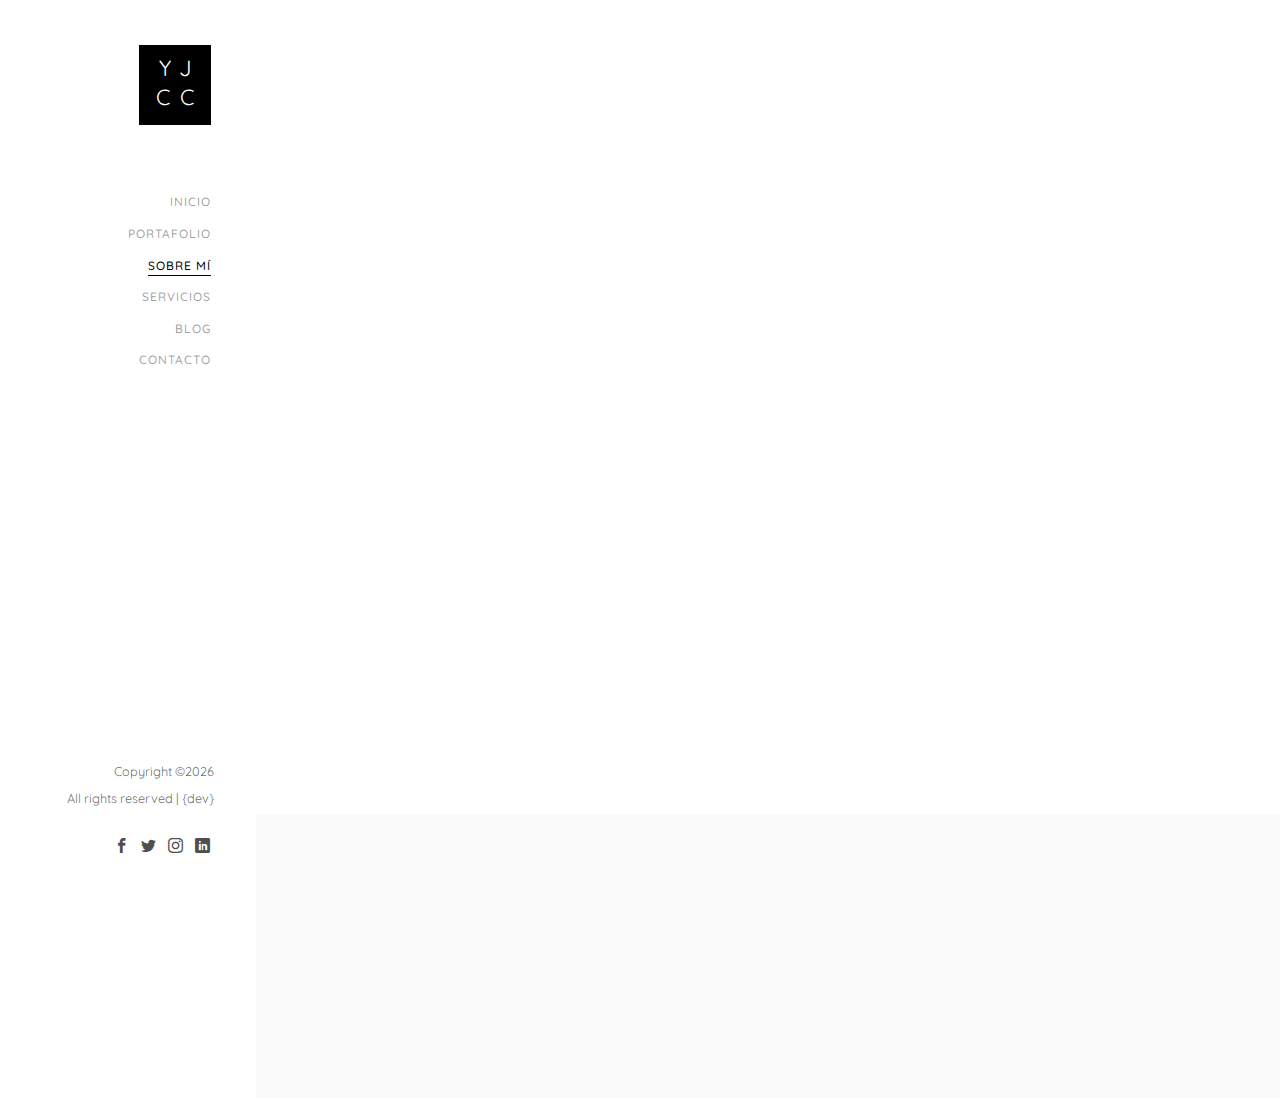
<file: about.html>
<!DOCTYPE HTML>
<html>
	<head>
	<meta charset="utf-8">
	<meta http-equiv="X-UA-Compatible" content="IE=edge">
	<title>Cedeño C. Yuliannys J.</title>
	<meta name="viewport" content="width=device-width, initial-scale=1">
	<meta name="description" content="" />
	<meta name="keywords" content="" />
	<meta name="author" content="" />

  <!-- Facebook and Twitter integration -->
	<meta property="og:title" content=""/>
	<meta property="og:image" content=""/>
	<meta property="og:url" content=""/>
	<meta property="og:site_name" content=""/>
	<meta property="og:description" content=""/>
	<meta name="twitter:title" content="" />
	<meta name="twitter:image" content="" />
	<meta name="twitter:url" content="" />
	<meta name="twitter:card" content="" />

	<!-- Place favicon.ico and apple-touch-icon.png in the root directory -->
        <link rel="icon" type="image/png" href="https://cdn1.iconfinder.com/data/icons/seo-and-web-development-color/64/seo-and-web-development-01-32.png" />

	<link href="https://fonts.googleapis.com/css?family=Quicksand:300,400,500,700" rel="stylesheet">
	
	<!-- Animate.css -->
	<link rel="stylesheet" href="css/animate.css">
	<!-- Icomoon Icon Fonts-->
	<link rel="stylesheet" href="css/icomoon.css">
	<!-- Bootstrap  -->
	<link rel="stylesheet" href="css/bootstrap.css">
	<!-- Flexslider  -->
	<link rel="stylesheet" href="css/flexslider.css">
	<!-- Theme style  -->
	<link rel="stylesheet" href="css/style.css">

	<!-- Modernizr JS -->
	<script src="js/modernizr-2.6.2.min.js"></script>
	<!-- FOR IE9 below -->
	<!--[if lt IE 9]>
	<script src="js/respond.min.js"></script>
	<![endif]-->

	</head>
	<body>
	<div id="colorlib-page">
		<a href="#" class="js-colorlib-nav-toggle colorlib-nav-toggle"><i></i></a>
		<aside id="colorlib-aside" role="complementary" class="border js-fullheight">
			<h1 id="colorlib-logo"><a href="index.html"><span>YJ</span><span>CC</span></a></h1>
			<nav id="colorlib-main-menu" role="navigation">
				<ul>
					<li><a href="index.html">Inicio</a></li>
					<li><a href="work.html">Portafolio</a></li>
					<li class="colorlib-active"><a href="about.html">Sobre mí</a></li>
					<li><a href="services.html">Servicios</a></li>
					<li><a href="blog.html">Blog</a></li>
					<li><a href="contact.html">Contacto</a></li>
				</ul>
			</nav>

			<div class="colorlib-footer">
				<p><small><!-- Link back to Colorlib can't be removed. Template is licensed under CC BY 3.0. -->
Copyright &copy;<script>document.write(new Date().getFullYear());</script> <br> All rights reserved | {dev} <a href="" target="_blank"></a>
<!-- Link back to Colorlib can't be removed. Template is licensed under CC BY 3.0. --> </span> <a href="" target="_blank"></a></span></small></p>
				<ul>
					<li><a href="#"><i class="icon-facebook2"></i></a></li>
					<li><a href="#"><i class="icon-twitter2"></i></a></li>
					<li><a href="#"><i class="icon-instagram"></i></a></li>
					<li><a href="#"><i class="icon-linkedin2"></i></a></li>
				</ul>
			</div>

		</aside>

		<div id="colorlib-main">
			<div class="colorlib-about">
				<div class="container-fluid">
					<div class="row">
						<div class="col-md-6">
							<div class="about-img animate-box" data-animate-effect="fadeInLeft" style="background-image: url(images/img_bg_2.jpg);">
								<div class="about-img-2 animate-box" data-animate-effect="fadeInRight" style="background-image: url(images/img_bg_3.jpg);"></div>
							</div>
						</div>
						<div class="col-md-6 animate-box" data-animate-effect="fadeInLeft">
							<div class="about-desc">
								<span class="heading-meta">Welcome &amp; Introduce</span>
								<h3>Hola! my name is Louie Jie!</h3>
								<p>On her way she met a copy. The copy warned the Little Blind Text, that where it came from it would have been rewritten a thousand times and everything that was left from its origin would be the word "and" and the Little Blind Text should turn around and return to its own, safe country.</p>
							</div>
							<div class="fancy-collapse-panel">
								<div class="panel-group" id="accordion" role="tablist" aria-multiselectable="true">
									<div class="panel panel-default">
									    <div class="panel-heading" role="tab" id="headingOne">
									        <h4 class="panel-title">
									            <a data-toggle="collapse" data-parent="#accordion" href="#collapseOne" aria-expanded="true" aria-controls="collapseOne">Why choose me?
									            </a>
									        </h4>
									    </div>
									    <div id="collapseOne" class="panel-collapse collapse in" role="tabpanel" aria-labelledby="headingOne">
									         <div class="panel-body">
									            <div class="row">
										      		<div class="col-md-6">
										      			<p>Far far away, behind the word mountains, far from the countries Vokalia and Consonantia, there live the blind texts. </p>
										      		</div>
										      		<div class="col-md-6">
										      			<p>Separated they live in Bookmarksgrove right at the coast of the Semantics, a large language ocean.</p>
										      		</div>
										      	</div>
									         </div>
									    </div>
									</div>
									<div class="panel panel-default">
									    <div class="panel-heading" role="tab" id="headingTwo">
									        <h4 class="panel-title">
									            <a class="collapsed" data-toggle="collapse" data-parent="#accordion" href="#collapseTwo" aria-expanded="false" aria-controls="collapseTwo">What I do?
									            </a>
									        </h4>
									    </div>
									    <div id="collapseTwo" class="panel-collapse collapse" role="tabpanel" aria-labelledby="headingTwo">
									        <div class="panel-body">
									            <p>Far far away, behind the word <strong>mountains</strong>, far from the countries Vokalia and Consonantia, there live the blind texts. Separated they live in Bookmarksgrove right at the coast of the Semantics, a large language ocean.</p>
													<ul>
														<li>Separated they live in Bookmarksgrove right</li>
														<li>Separated they live in Bookmarksgrove right</li>
													</ul>
									        </div>
									    </div>
									</div>
									<div class="panel panel-default">
									    <div class="panel-heading" role="tab" id="headingThree">
									        <h4 class="panel-title">
									            <a class="collapsed" data-toggle="collapse" data-parent="#accordion" href="#collapseThree" aria-expanded="false" aria-controls="collapseThree">My Specialties
									            </a>
									        </h4>
									    </div>
									    <div id="collapseThree" class="panel-collapse collapse" role="tabpanel" aria-labelledby="headingThree">
									        <div class="panel-body">
									            <p>HTML <br>
CSS <br>
SASS <br>
Javascript <br>
ES6 <br>
React <br>
Wordpress <br>
Angular <br>
NPM <br>
HTML5 <br>
Git <br>
Bootstrap <br>
Firebase <br>
Materialize <br>
Github <br>
jQuery</p>	
									        </div>
									    </div>
									</div>
								</div>
							</div>
						</div>
					</div>
				</div>
			</div>

			

			<div id="get-in-touch" class="colorlib-bg-color">
				<div class="colorlib-narrow-content">
					<div class="row">
						<div class="col-md-6 animate-box" data-animate-effect="fadeInLeft">
							<h2>Get in Touch!</h2>
						</div>
					</div>
					<div class="row">
						<div class="col-md-6 col-md-offset-3 col-md-pull-3 animate-box" data-animate-effect="fadeInLeft">
							<p class="colorlib-lead">Separated they live in Bookmarksgrove right at the coast of the Semantics, a large language ocean.</p>
							<p><a href="#" class="btn btn-primary btn-learn">Contact me!</a></p>
						</div>
						
					</div>
				</div>
			</div>
		</div>
	</div>

	<!-- jQuery -->
	<script src="js/jquery.min.js"></script>
	<!-- jQuery Easing -->
	<script src="js/jquery.easing.1.3.js"></script>
	<!-- Bootstrap -->
	<script src="js/bootstrap.min.js"></script>
	<!-- Waypoints -->
	<script src="js/jquery.waypoints.min.js"></script>
	<!-- Flexslider -->
	<script src="js/jquery.flexslider-min.js"></script>
	<!-- Sticky Kit -->
	<script src="js/sticky-kit.min.js"></script>
	
	
	<!-- MAIN JS -->
	<script src="js/main.js"></script>

	</body>
</html>
</file>
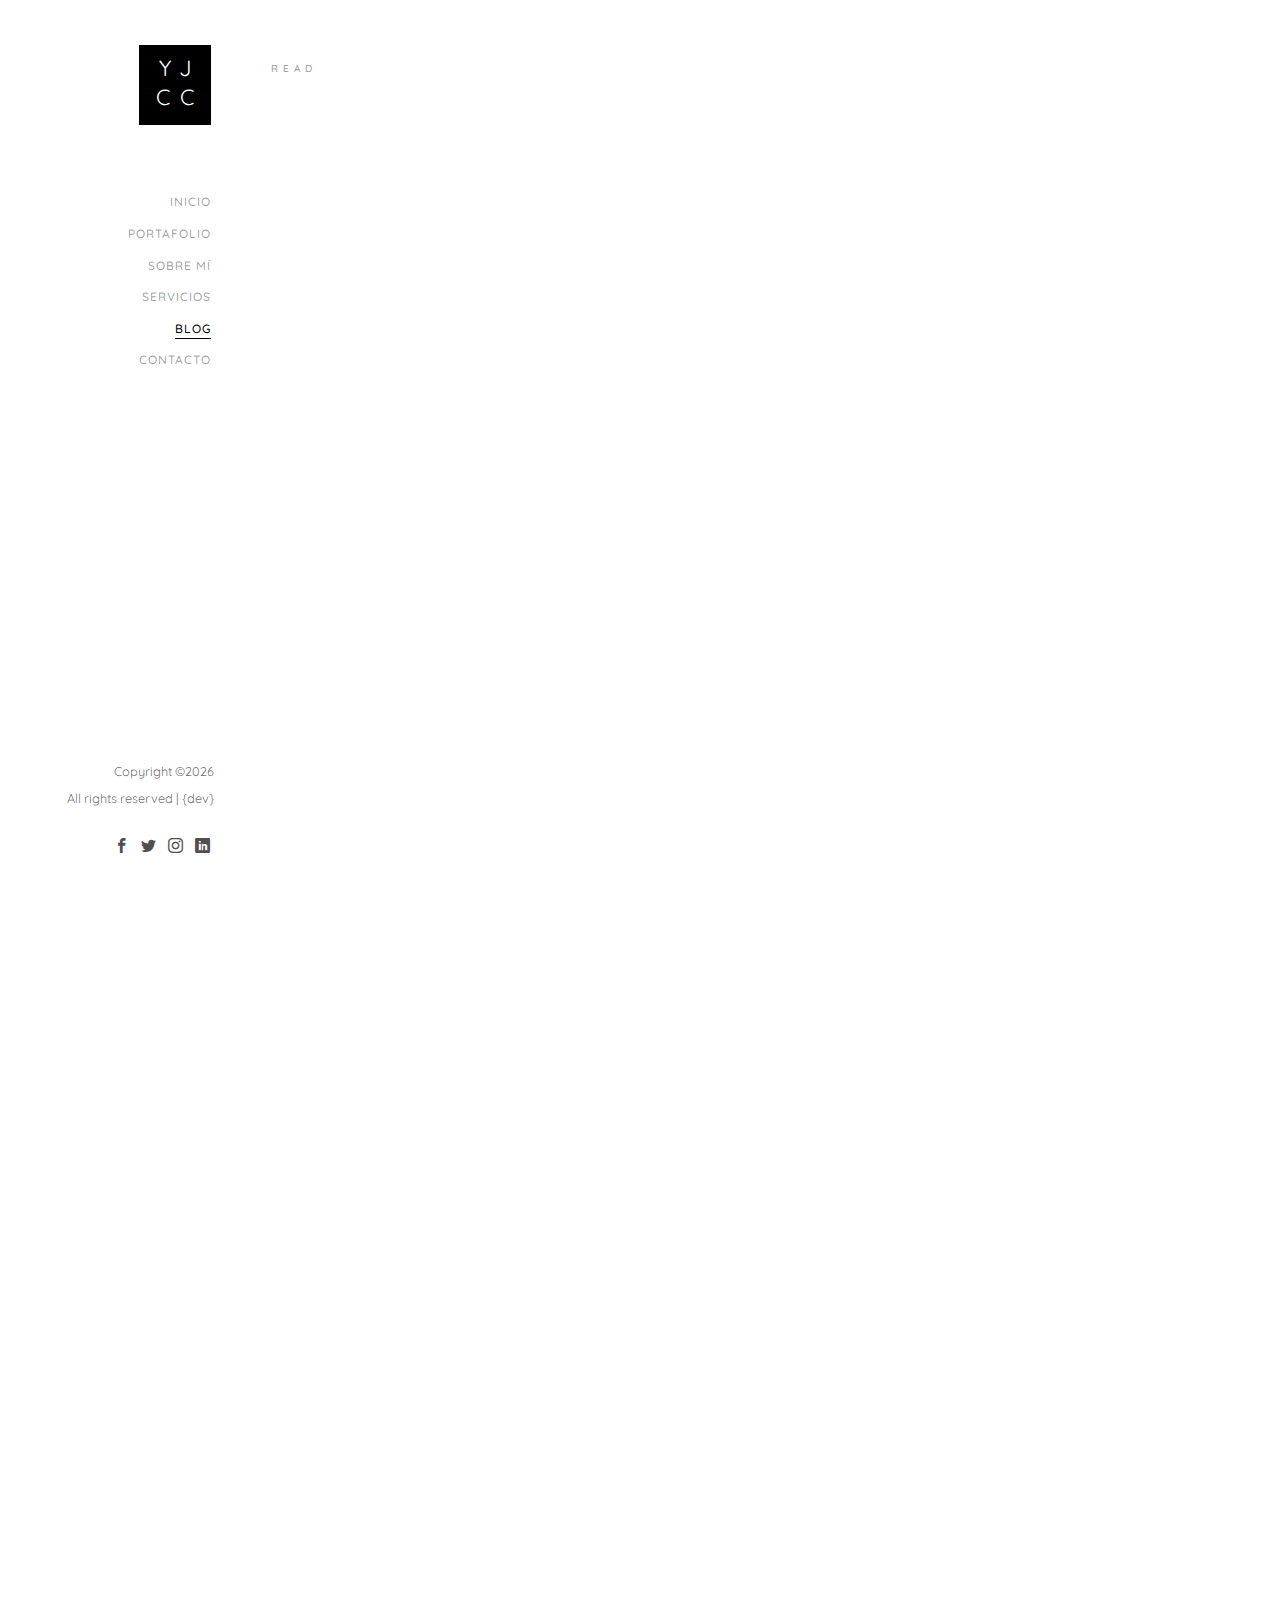
<file: blog.html>
<!DOCTYPE HTML>
<html>
	<head>
	<meta charset="utf-8">
	<meta http-equiv="X-UA-Compatible" content="IE=edge">
	<title>Cedeño C. Yuliannys J.</title>
	<meta name="viewport" content="width=device-width, initial-scale=1">
	<meta name="description" content="" />
	<meta name="keywords" content="" />
	<meta name="author" content="" />

  <!-- Facebook and Twitter integration -->
	<meta property="og:title" content=""/>
	<meta property="og:image" content=""/>
	<meta property="og:url" content=""/>
	<meta property="og:site_name" content=""/>
	<meta property="og:description" content=""/>
	<meta name="twitter:title" content="" />
	<meta name="twitter:image" content="" />
	<meta name="twitter:url" content="" />
	<meta name="twitter:card" content="" />

	<!-- Place favicon.ico and apple-touch-icon.png in the root directory -->
        <link rel="icon" type="image/png" href="https://cdn1.iconfinder.com/data/icons/seo-and-web-development-color/64/seo-and-web-development-01-32.png" />

	<link href="https://fonts.googleapis.com/css?family=Quicksand:300,400,500,700" rel="stylesheet">
	
	<!-- Animate.css -->
	<link rel="stylesheet" href="css/animate.css">
	<!-- Icomoon Icon Fonts-->
	<link rel="stylesheet" href="css/icomoon.css">
	<!-- Bootstrap  -->
	<link rel="stylesheet" href="css/bootstrap.css">
	<!-- Flexslider  -->
	<link rel="stylesheet" href="css/flexslider.css">
	<!-- Theme style  -->
	<link rel="stylesheet" href="css/style.css">

	<!-- Modernizr JS -->
	<script src="js/modernizr-2.6.2.min.js"></script>
	<!-- FOR IE9 below -->
	<!--[if lt IE 9]>
	<script src="js/respond.min.js"></script>
	<![endif]-->

	</head>
	<body>
	<div id="colorlib-page">
		<a href="#" class="js-colorlib-nav-toggle colorlib-nav-toggle"><i></i></a>
		<aside id="colorlib-aside" role="complementary" class="border js-fullheight">
			<h1 id="colorlib-logo"><a href="index.html"><span>YJ</span><span>CC</span></a></h1>
			<nav id="colorlib-main-menu" role="navigation">
				<ul>
					<li><a href="index.html">Inicio</a></li>
					<li><a href="work.html">Portafolio</a></li>
					<li><a href="about.html">Sobre mí</a></li>
					<li><a href="services.html">Servicios</a></li>
					<li class="colorlib-active"><a href="blog.html">Blog</a></li>
					<li><a href="contact.html">Contacto</a></li>
				</ul>
			</nav>

			<div class="colorlib-footer">
				<p><small><!-- Link back to Colorlib can't be removed. Template is licensed under CC BY 3.0. -->
Copyright &copy;<script>document.write(new Date().getFullYear());</script> <br> All rights reserved | {dev} <a href="" target="_blank"></a>
<!-- Link back to Colorlib can't be removed. Template is licensed under CC BY 3.0. --> </span> <a href="" target="_blank"></a></span></small></p>
				<ul>
					<li><a href="#"><i class="icon-facebook2"></i></a></li>
					<li><a href="#"><i class="icon-twitter2"></i></a></li>
					<li><a href="#"><i class="icon-instagram"></i></a></li>
					<li><a href="#"><i class="icon-linkedin2"></i></a></li>
				</ul>
			</div>

		</aside>

		<div id="colorlib-main">
			<div class="colorlib-blog">
				<div class="container-fluid">
					<div class="row">
						<div class="col-md-6 col-md-offset-3 col-md-pull-3">
							<span class="heading-meta">Read</span>
							<h2 class="colorlib-heading animate-box" data-animate-effect="fadeInLeft">Blog</h2>
						</div>
					</div>
					<div class="row">
						<div class="col-md-4 col-sm-6 animate-box" data-animate-effect="fadeInLeft">
							<div class="blog-entry">
								<a href="blog.html" class="blog-img"><img src="images/img-1.jpg" class="img-responsive" alt="HTML5 Bootstrap Template by colorlib.com"></a>
								<div class="desc">
									<span><small>Feb 07, 2018 </small> | <small> Web Design </small> | <small> <i class="icon-bubble3"></i> 4</small></span>
									<h3><a href="blog.html">18 Awesome sites</a></h3>
									<p>Separated they live in Bookmarksgrove right at the coast of the Semantics, a large language ocean.</p>
									<a href="blog.html" class="lead">Read More <i class="icon-arrow-right3"></i></a>
								</div>
							</div>
						</div>
						<div class="col-md-4 col-sm-6 animate-box" data-animate-effect="fadeInLeft">
							<div class="blog-entry">
								<a href="blog.html" class="blog-img"><img src="images/img-2.jpg" class="img-responsive" alt="HTML5 Bootstrap Template by colorlib.com"></a>
								<div class="desc">
									<span><small>Feb 07, 2018 </small> | <small> Web Design </small> | <small> <i class="icon-bubble3"></i> 4</small></span>
									<h3><a href="blog.html">Wordpress for a Beginner</a></h3>
									<p>Separated they live in Bookmarksgrove right at the coast of the Semantics, a large language ocean.</p>
									<a href="blog.html" class="lead">Read More <i class="icon-arrow-right3"></i></a>
								</div>
							</div>
						</div>
						<div class="col-md-4 col-sm-6 animate-box" data-animate-effect="fadeInLeft">
							<div class="blog-entry">
								<a href="blog.html" class="blog-img"><img src="images/img-3.jpg" class="img-responsive" alt="HTML5 Bootstrap Template by colorlib.com"></a>
								<div class="desc">
									<span><small>Feb 07, 2018 </small> | <small> Inspiration </small> | <small> <i class="icon-bubble3"></i> 4</small></span>
									<h3><a href="blog.html">Make website from scratch</a></h3>
									<p>Separated they live in Bookmarksgrove right at the coast of the Semantics, a large language ocean.</p>
									<a href="blog.html" class="lead">Read More <i class="icon-arrow-right3"></i></a>
								</div>
							</div>
						</div>
						<div class="col-md-4 col-sm-6 animate-box" data-animate-effect="fadeInLeft">
							<div class="blog-entry">
								<a href="blog.html" class="blog-img"><img src="images/img-4.jpg" class="img-responsive" alt="HTML5 Bootstrap Template by colorlib.com"></a>
								<div class="desc">
									<span><small>Feb 07, 2018 </small> | <small> Web Design </small> | <small> <i class="icon-bubble3"></i> 4</small></span>
									<h3><a href="blog.html">18 Awesome sites</a></h3>
									<p>Separated they live in Bookmarksgrove right at the coast of the Semantics, a large language ocean.</p>
									<a href="blog.html" class="lead">Read More <i class="icon-arrow-right3"></i></a>
								</div>
							</div>
						</div>
						<div class="col-md-4 col-sm-6 animate-box" data-animate-effect="fadeInLeft">
							<div class="blog-entry">
								<a href="blog.html" class="blog-img"><img src="images/img-5.jpg" class="img-responsive" alt="HTML5 Bootstrap Template by colorlib.com"></a>
								<div class="desc">
									<span><small>Feb 07, 2018 </small> | <small> Web Design </small> | <small> <i class="icon-bubble3"></i> 4</small></span>
									<h3><a href="blog.html">Wordpress for a Beginner</a></h3>
									<p>Separated they live in Bookmarksgrove right at the coast of the Semantics, a large language ocean.</p>
									<a href="blog.html" class="lead">Read More <i class="icon-arrow-right3"></i></a>
								</div>
							</div>
						</div>
						<div class="col-md-4 col-sm-6 animate-box" data-animate-effect="fadeInLeft">
							<div class="blog-entry">
								<a href="blog.html" class="blog-img"><img src="images/img-6.jpg" class="img-responsive" alt="HTML5 Bootstrap Template by colorlib.com"></a>
								<div class="desc">
									<span><small>Feb 07, 2018 </small> | <small> Inspiration </small> | <small> <i class="icon-bubble3"></i> 4</small></span>
									<h3><a href="blog.html">Make website from scratch</a></h3>
									<p>Separated they live in Bookmarksgrove right at the coast of the Semantics, a large language ocean.</p>
									<a href="blog.html" class="lead">Read More <i class="icon-arrow-right3"></i></a>
								</div>
							</div>
						</div>
						<div class="col-md-4 col-sm-6 animate-box" data-animate-effect="fadeInLeft">
							<div class="blog-entry">
								<a href="blog.html" class="blog-img"><img src="images/img-7.jpg" class="img-responsive" alt="HTML5 Bootstrap Template by colorlib.com"></a>
								<div class="desc">
									<span><small>Feb 07, 2018 </small> | <small> Web Design </small> | <small> <i class="icon-bubble3"></i> 4</small></span>
									<h3><a href="blog.html">18 Awesome sites</a></h3>
									<p>Separated they live in Bookmarksgrove right at the coast of the Semantics, a large language ocean.</p>
									<a href="blog.html" class="lead">Read More <i class="icon-arrow-right3"></i></a>
								</div>
							</div>
						</div>
						<div class="col-md-4 col-sm-6 animate-box" data-animate-effect="fadeInLeft">
							<div class="blog-entry">
								<a href="blog.html" class="blog-img"><img src="images/img-8.jpg" class="img-responsive" alt="HTML5 Bootstrap Template by colorlib.com"></a>
								<div class="desc">
									<span><small>Feb 07, 2018 </small> | <small> Web Design </small> | <small> <i class="icon-bubble3"></i> 4</small></span>
									<h3><a href="blog.html">Wordpress for a Beginner</a></h3>
									<p>Separated they live in Bookmarksgrove right at the coast of the Semantics, a large language ocean.</p>
									<a href="blog.html" class="lead">Read More <i class="icon-arrow-right3"></i></a>
								</div>
							</div>
						</div>
						<div class="col-md-4 col-sm-6 animate-box" data-animate-effect="fadeInLeft">
							<div class="blog-entry">
								<a href="blog.html" class="blog-img"><img src="images/img-9.jpg" class="img-responsive" alt="HTML5 Bootstrap Template by colorlib.com"></a>
								<div class="desc">
									<span><small>Feb 07, 2018 </small> | <small> Inspiration </small> | <small> <i class="icon-bubble3"></i> 4</small></span>
									<h3><a href="blog.html">Make website from scratch</a></h3>
									<p>Separated they live in Bookmarksgrove right at the coast of the Semantics, a large language ocean.</p>
									<a href="blog.html" class="lead">Read More <i class="icon-arrow-right3"></i></a>
								</div>
							</div>
						</div>
					</div>

					<div class="row">
						<div class="col-md-12 animate-box" data-animate-effect="fadeInLeft">
							<ul class="pagination">
								<li class="disabled"><a href="#">&laquo;</a></li>
								<li class="active"><a href="#">1</a></li>
								<li><a href="#">2</a></li>
								<li><a href="#">3</a></li>
								<li><a href="#">4</a></li>
								<li><a href="#">&raquo;</a></li>
							</ul>
						</div>
					</div>
				</div>
			</div>

			<div id="get-in-touch" class="colorlib-bg-color">
				<div class="colorlib-narrow-content">
					<div class="row">
						<div class="col-md-6 animate-box" data-animate-effect="fadeInLeft">
							<h2>Get in Touch!</h2>
						</div>
					</div>
					<div class="row">
						<div class="col-md-6 col-md-offset-3 col-md-pull-3 animate-box" data-animate-effect="fadeInLeft">
							<p class="colorlib-lead">Separated they live in Bookmarksgrove right at the coast of the Semantics, a large language ocean.</p>
							<p><a href="#" class="btn btn-primary btn-learn">Contact me!</a></p>
						</div>
						
					</div>
				</div>
			</div>
		</div>
	</div>

	<!-- jQuery -->
	<script src="js/jquery.min.js"></script>
	<!-- jQuery Easing -->
	<script src="js/jquery.easing.1.3.js"></script>
	<!-- Bootstrap -->
	<script src="js/bootstrap.min.js"></script>
	<!-- Waypoints -->
	<script src="js/jquery.waypoints.min.js"></script>
	<!-- Flexslider -->
	<script src="js/jquery.flexslider-min.js"></script>
	<!-- Sticky Kit -->
	<script src="js/sticky-kit.min.js"></script>
	
	
	<!-- MAIN JS -->
	<script src="js/main.js"></script>

	</body>
</html>
</file>
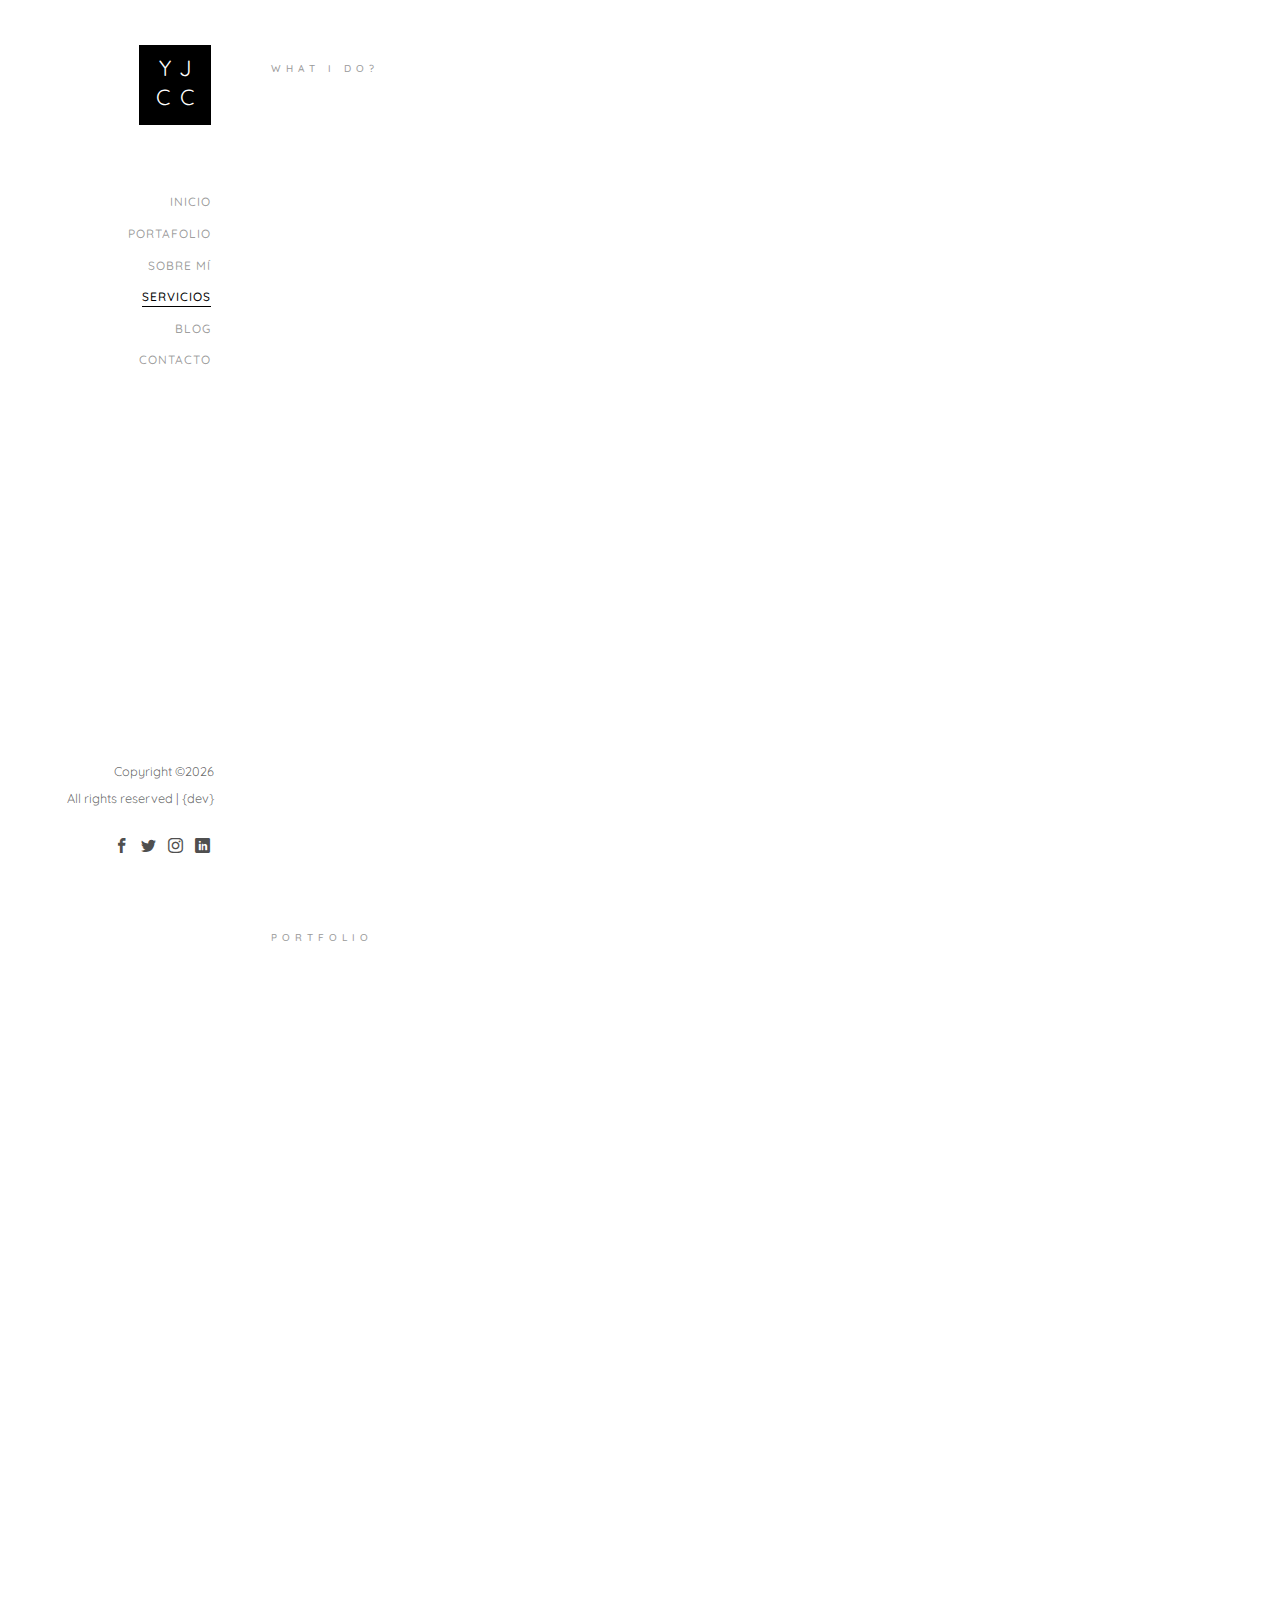
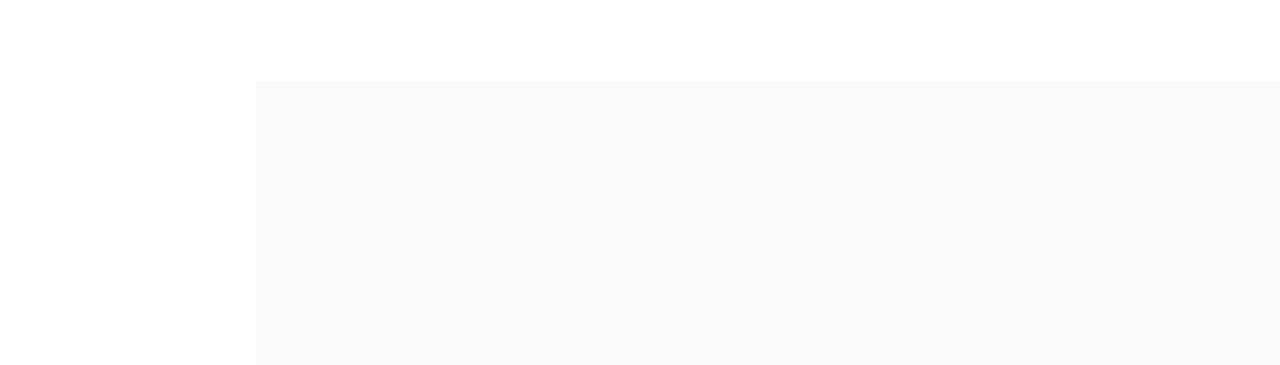
<file: services.html>
<!DOCTYPE HTML>
<html>
	<head>
	<meta charset="utf-8">
	<meta http-equiv="X-UA-Compatible" content="IE=edge">
	<title>Cedeño C. Yuliannys J.</title>
	<meta name="viewport" content="width=device-width, initial-scale=1">
	<meta name="description" content="" />
	<meta name="keywords" content="" />
	<meta name="author" content="" />

  <!-- Facebook and Twitter integration -->
	<meta property="og:title" content=""/>
	<meta property="og:image" content=""/>
	<meta property="og:url" content=""/>
	<meta property="og:site_name" content=""/>
	<meta property="og:description" content=""/>
	<meta name="twitter:title" content="" />
	<meta name="twitter:image" content="" />
	<meta name="twitter:url" content="" />
	<meta name="twitter:card" content="" />

	<!-- Place favicon.ico and apple-touch-icon.png in the root directory -->
        <link rel="icon" type="image/png" href="https://cdn1.iconfinder.com/data/icons/seo-and-web-development-color/64/seo-and-web-development-01-32.png" />

	<link href="https://fonts.googleapis.com/css?family=Quicksand:300,400,500,700" rel="stylesheet">
	
	<!-- Animate.css -->
	<link rel="stylesheet" href="css/animate.css">
	<!-- Icomoon Icon Fonts-->
	<link rel="stylesheet" href="css/icomoon.css">
	<!-- Bootstrap  -->
	<link rel="stylesheet" href="css/bootstrap.css">
	<!-- Flexslider  -->
	<link rel="stylesheet" href="css/flexslider.css">
	<!-- Theme style  -->
	<link rel="stylesheet" href="css/style.css">

	<!-- Modernizr JS -->
	<script src="js/modernizr-2.6.2.min.js"></script>
	<!-- FOR IE9 below -->
	<!--[if lt IE 9]>
	<script src="js/respond.min.js"></script>
	<![endif]-->

	</head>
	<body>
	<div id="colorlib-page">
		<a href="#" class="js-colorlib-nav-toggle colorlib-nav-toggle"><i></i></a>
		<aside id="colorlib-aside" role="complementary" class="border js-fullheight">
			<h1 id="colorlib-logo"><a href="index.html"><span>YJ</span><span>CC</span></a></h1>
			<nav id="colorlib-main-menu" role="navigation">
				<ul>
					<li><a href="index.html">Inicio</a></li>
					<li><a href="work.html">Portafolio</a></li>
					<li><a href="about.html">Sobre mí</a></li>
					<li class="colorlib-active"><a href="services.html">Servicios</a></li>
					<li><a href="blog.html">Blog</a></li>
					<li><a href="contact.html">Contacto</a></li>
				</ul>
			</nav>

			<div class="colorlib-footer">
				<p><small><!-- Link back to Colorlib can't be removed. Template is licensed under CC BY 3.0. -->
Copyright &copy;<script>document.write(new Date().getFullYear());</script> <br> All rights reserved | {dev} <a href="" target="_blank"></a>
<!-- Link back to Colorlib can't be removed. Template is licensed under CC BY 3.0. --> </span> <a href="" target="_blank"></a></span></small></p>
				<ul>
					<li><a href="#"><i class="icon-facebook2"></i></a></li>
					<li><a href="#"><i class="icon-twitter2"></i></a></li>
					<li><a href="#"><i class="icon-instagram"></i></a></li>
					<li><a href="#"><i class="icon-linkedin2"></i></a></li>
				</ul>
			</div>

		</aside>

		<div id="colorlib-main">
			<div class="colorlib-services">
				<div class="container-fluid">
					<div class="row">
						<div class="col-md-6 col-md-offset-3 col-md-pull-3">
							<span class="heading-meta">What I do?</span>
							<h2 class="colorlib-heading animate-box" data-animate-effect="fadeInLeft">Here are some of my expertise</h2>
						</div>
					</div>
					<div class="row">
						<div class="col-md-6">
							<div class="colorlib-feature animate-box" data-animate-effect="fadeInLeft">
								<div class="colorlib-icon">
									<i class="icon-tag"></i>
								</div>
								<div class="colorlib-text">
									<h3>Fotografía</h3>
									<p>Registro fotográfico de productos para catálogos, páginas web, conciertos, matrimonios o eventos particulares.</p>
								</div>
							</div>

							<div class="colorlib-feature animate-box" data-animate-effect="fadeInLeft">
								<div class="colorlib-icon">
									<i class="icon-pen2"></i>
								</div>
								<div class="colorlib-text">
									<h3>Web Design</h3>
									<p>Far far away, behind the word mountains, far from the countries Vokalia and Consonantia, there live the blind texts. </p>
								</div>
							</div>

							<div class="colorlib-feature animate-box" data-animate-effect="fadeInLeft">
								<div class="colorlib-icon">
									<i class="icon-search3"></i>
								</div>
								<div class="colorlib-text">
									<h3>Search engine optimization</h3>
									<p>Far far away, behind the word mountains, far from the countries Vokalia and Consonantia, there live the blind texts. </p>
								</div>
							</div>
						</div>
						<div class="col-md-6">
							<div class="colorlib-feature animate-box" data-animate-effect="fadeInLeft">
								<div class="colorlib-icon">
									<i class="icon-paperplane"></i>
								</div>
								<div class="colorlib-text">
									<h3>Web Development</h3>
									<p>Far far away, behind the word mountains, far from the countries Vokalia and Consonantia, there live the blind texts. </p>
								</div>
							</div>

							<div class="colorlib-feature animate-box" data-animate-effect="fadeInLeft">
								<div class="colorlib-icon">
									<i class="icon-device-desktop"></i>
								</div>
								<div class="colorlib-text">
									<h3>User Interface</h3>
									<p>Far far away, behind the word mountains, far from the countries Vokalia and Consonantia, there live the blind texts. </p>
								</div>
							</div>

							<div class="colorlib-feature animate-box" data-animate-effect="fadeInLeft">
								<div class="colorlib-icon">
									<i class="icon-help"></i>
								</div>
								<div class="colorlib-text">
									<h3>Help &amp; Support</h3>
									<p>Far far away, behind the word mountains, far from the countries Vokalia and Consonantia, there live the blind texts. </p>
								</div>
							</div>
						</div>
					</div>
				</div>
			</div>


			<div class="colorlib-work">
				<div class="container-fluid">
					<div class="row">
						<div class="col-md-6 col-md-offset-3 col-md-pull-3">
							<span class="heading-meta">Portfolio</span>
							<h2 class="colorlib-heading animate-box" data-animate-effect="fadeInLeft">Recent Work</h2>
						</div>
					</div>
					<div class="row">
						<div class="col-md-6 animate-box" data-animate-effect="fadeInLeft">
							<div class="project" style="background-image: url(images/work-1.jpg);">
								<div class="desc">
									<div class="con">
										<h3><a href="#">Work 01</a></h3>
										<span>Branding, Ilustration</span>
										<p class="icon">
											<span><a href="#"><i class="icon-share3"></i></a></span>
											<span><a href="#"><i class="icon-eye"></i> 100</a></span>
											<span><a href="#"><i class="icon-heart"></i> 49</a></span>
										</p>
									</div>
								</div>
							</div>
						</div>
						<div class="col-md-6 animate-box" data-animate-effect="fadeInLeft">
							<div class="project" style="background-image: url(images/work-2.jpg);">
								<div class="desc">
									<div class="con">
										<h3><a href="work.html">Work 02</a></h3>
										<span>Logo, Web, Branding</span>
										<p class="icon">
											<span><a href="#"><i class="icon-share3"></i></a></span>
											<span><a href="#"><i class="icon-eye"></i> 100</a></span>
											<span><a href="#"><i class="icon-heart"></i> 49</a></span>
										</p>
									</div>
								</div>
							</div>
						</div>
					</div>
				</div>
			</div>

			<div id="get-in-touch" class="colorlib-bg-color">
				<div class="colorlib-narrow-content">
					<div class="row">
						<div class="col-md-6 animate-box" data-animate-effect="fadeInLeft">
							<h2>Get in Touch!</h2>
						</div>
					</div>
					<div class="row">
						<div class="col-md-6 col-md-offset-3 col-md-pull-3 animate-box" data-animate-effect="fadeInLeft">
							<p class="colorlib-lead">Separated they live in Bookmarksgrove right at the coast of the Semantics, a large language ocean.</p>
							<p><a href="#" class="btn btn-primary btn-learn">Contact me!</a></p>
						</div>
						
					</div>
				</div>
			</div>
		</div>
	</div>

	<!-- jQuery -->
	<script src="js/jquery.min.js"></script>
	<!-- jQuery Easing -->
	<script src="js/jquery.easing.1.3.js"></script>
	<!-- Bootstrap -->
	<script src="js/bootstrap.min.js"></script>
	<!-- Waypoints -->
	<script src="js/jquery.waypoints.min.js"></script>
	<!-- Flexslider -->
	<script src="js/jquery.flexslider-min.js"></script>
	<!-- Sticky Kit -->
	<script src="js/sticky-kit.min.js"></script>
	
	
	<!-- MAIN JS -->
	<script src="js/main.js"></script>

	</body>
</html>
</file>
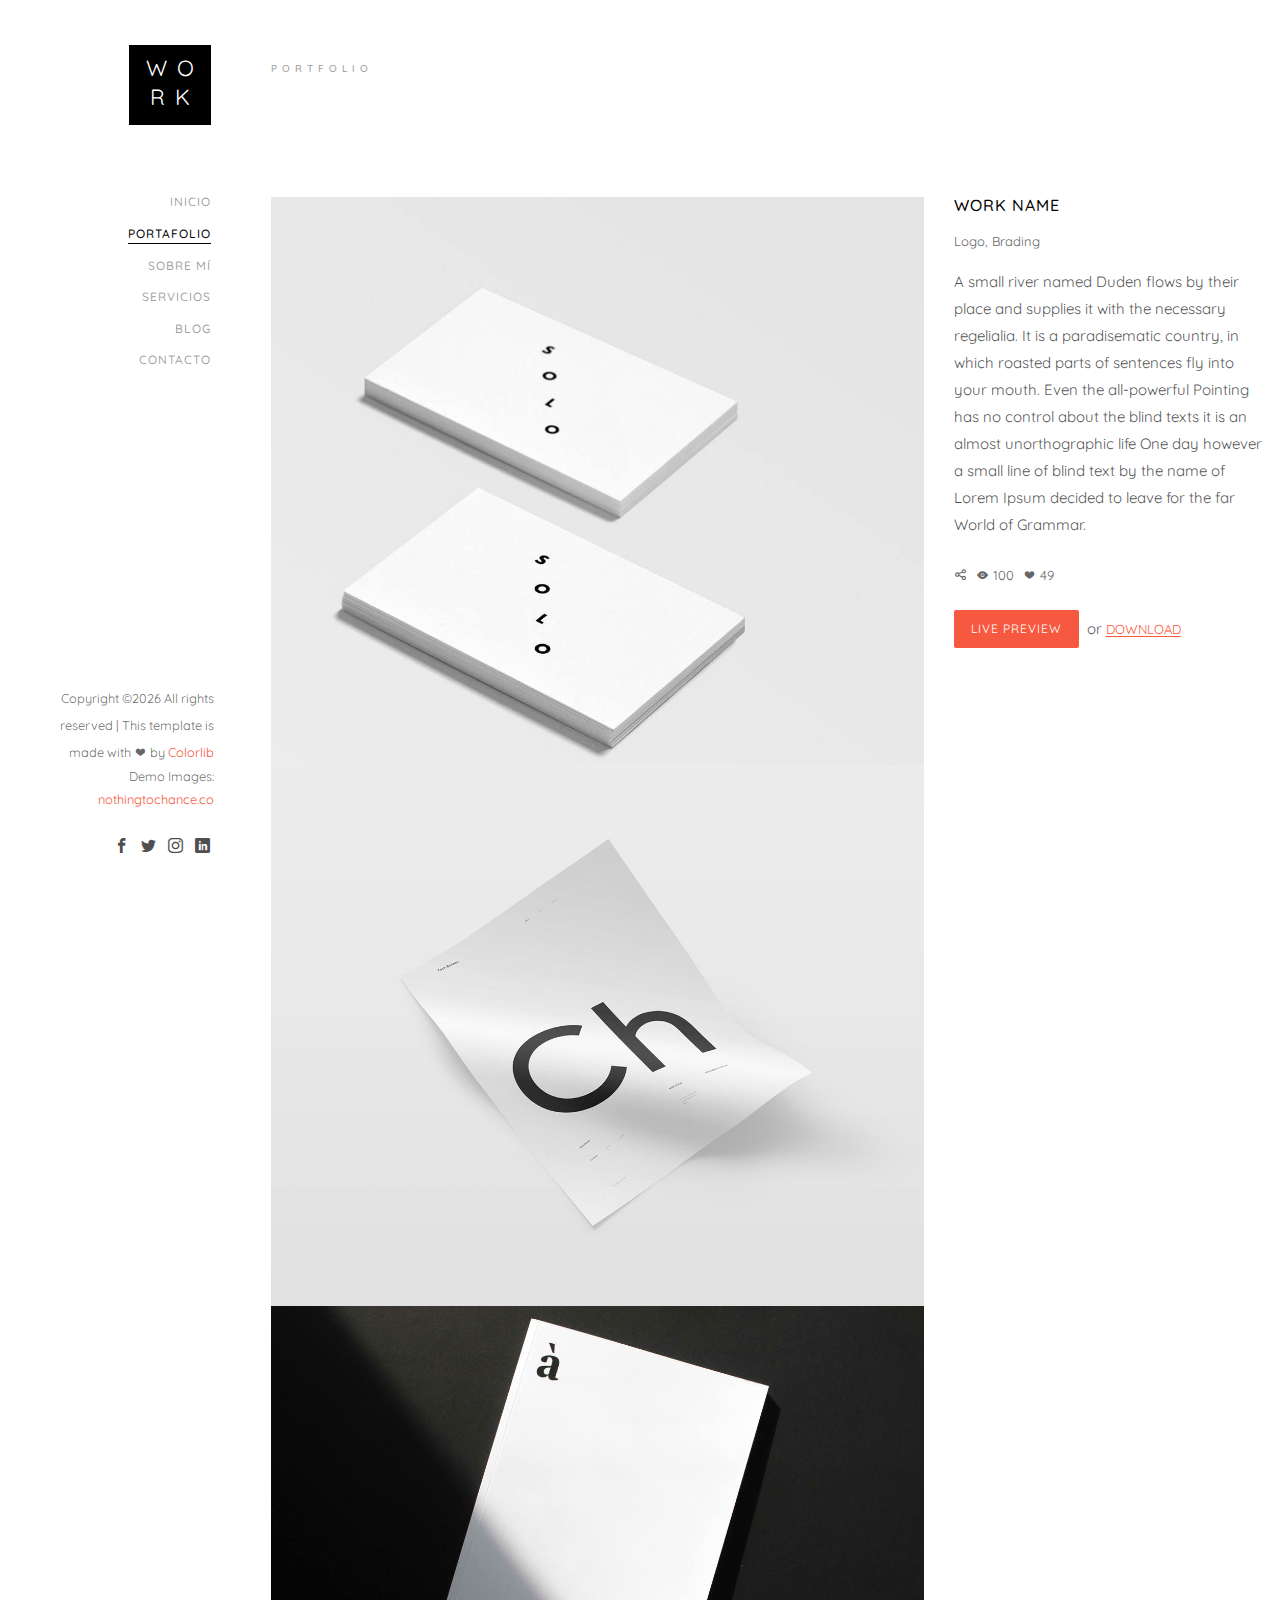
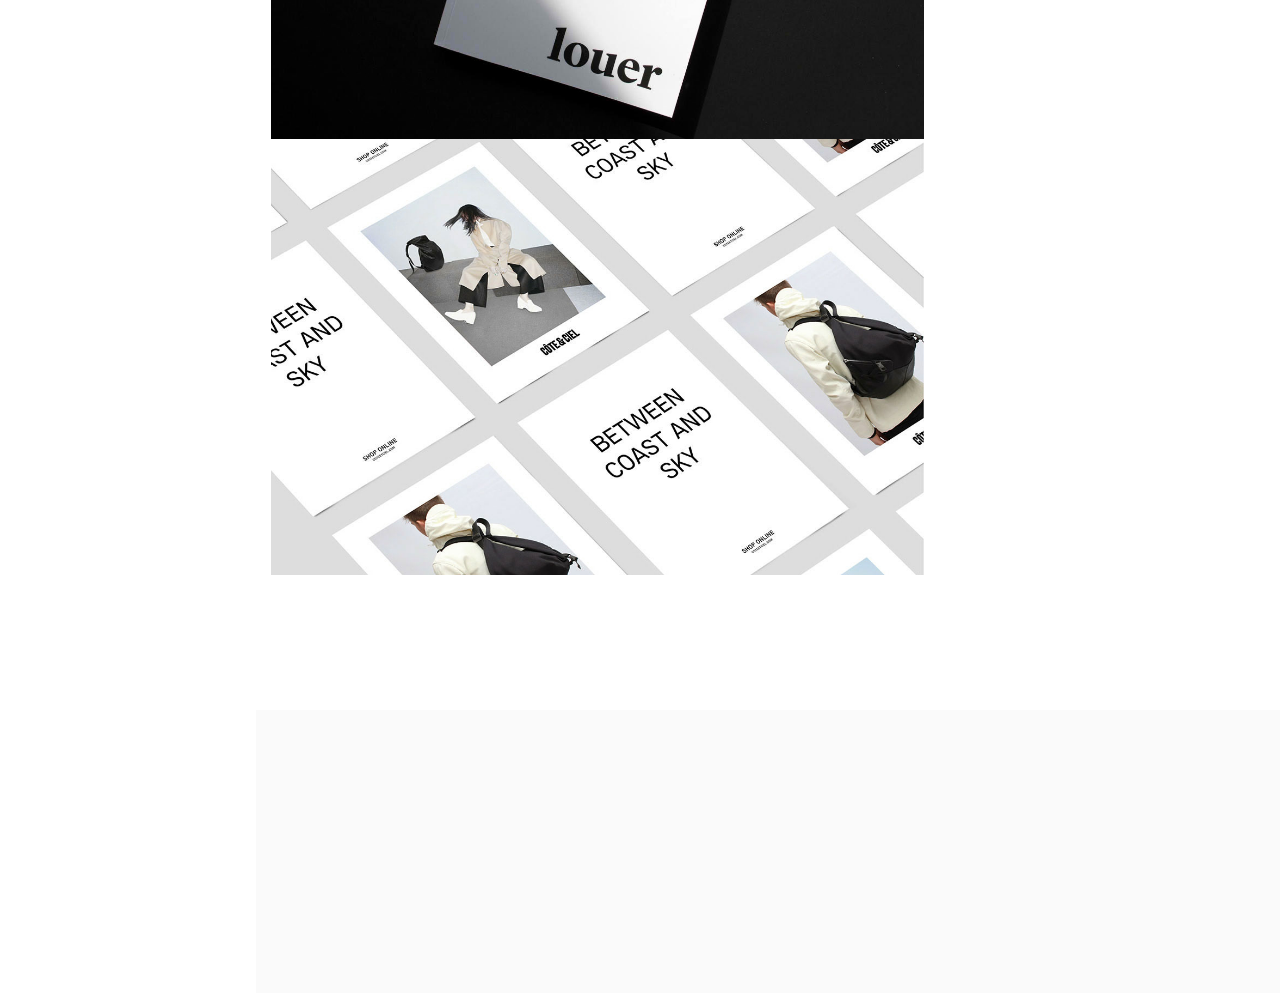
<file: work-single.html>
<!DOCTYPE HTML>
<html>
	<head>
	<meta charset="utf-8">
	<meta http-equiv="X-UA-Compatible" content="IE=edge">
	<title>Cedeño C. Yuliannys J.</title>
	<meta name="viewport" content="width=device-width, initial-scale=1">
	<meta name="description" content="" />
	<meta name="keywords" content="" />
	<meta name="author" content="" />

  <!-- Facebook and Twitter integration -->
	<meta property="og:title" content=""/>
	<meta property="og:image" content=""/>
	<meta property="og:url" content=""/>
	<meta property="og:site_name" content=""/>
	<meta property="og:description" content=""/>
	<meta name="twitter:title" content="" />
	<meta name="twitter:image" content="" />
	<meta name="twitter:url" content="" />
	<meta name="twitter:card" content="" />

	<!-- Place favicon.ico and apple-touch-icon.png in the root directory -->
        <link rel="icon" type="image/png" href="https://cdn1.iconfinder.com/data/icons/seo-and-web-development-color/64/seo-and-web-development-01-32.png" />

	<link href="https://fonts.googleapis.com/css?family=Quicksand:300,400,500,700" rel="stylesheet">
	
	<!-- Animate.css -->
	<link rel="stylesheet" href="css/animate.css">
	<!-- Icomoon Icon Fonts-->
	<link rel="stylesheet" href="css/icomoon.css">
	<!-- Bootstrap  -->
	<link rel="stylesheet" href="css/bootstrap.css">
	<!-- Flexslider  -->
	<link rel="stylesheet" href="css/flexslider.css">
	<!-- Theme style  -->
	<link rel="stylesheet" href="css/style.css">

	<!-- Modernizr JS -->
	<script src="js/modernizr-2.6.2.min.js"></script>
	<!-- FOR IE9 below -->
	<!--[if lt IE 9]>
	<script src="js/respond.min.js"></script>
	<![endif]-->

	</head>
	<body>
	<div id="colorlib-page">
		<a href="#" class="js-colorlib-nav-toggle colorlib-nav-toggle"><i></i></a>
		<aside id="colorlib-aside" role="complementary" class="border js-fullheight">
			<h1 id="colorlib-logo"><a href="index.html"><span>Wo</span><span>rk</span></a></h1>
			<nav id="colorlib-main-menu" role="navigation">
				<ul>
					<li><a href="index.html">Inicio</a></li>
					<li class="colorlib-active"><a href="work.html">Portafolio</a></li>
					<li><a href="about.html">Sobre mí</a></li>
					<li><a href="services.html">Servicios</a></li>
					<li><a href="blog.html">Blog</a></li>
					<li><a href="contact.html">Contacto</a></li>
				</ul>
			</nav>

			<div class="colorlib-footer">
				<p><small><!-- Link back to Colorlib can't be removed. Template is licensed under CC BY 3.0. -->
Copyright &copy;<script>document.write(new Date().getFullYear());</script> All rights reserved | This template is made with <i class="icon-heart" aria-hidden="true"></i> by <a href="https://colorlib.com" target="_blank">Colorlib</a>
<!-- Link back to Colorlib can't be removed. Template is licensed under CC BY 3.0. --> </span> <span>Demo Images: <a href="http://nothingtochance.co/" target="_blank">nothingtochance.co</a></span></small></p>
				<ul>
					<li><a href="#"><i class="icon-facebook2"></i></a></li>
					<li><a href="#"><i class="icon-twitter2"></i></a></li>
					<li><a href="#"><i class="icon-instagram"></i></a></li>
					<li><a href="#"><i class="icon-linkedin2"></i></a></li>
				</ul>
			</div>

		</aside>

		<div id="colorlib-main">

			<div class="colorlib-work">
				<div class="container-fluid">
					<div class="row">
						<div class="col-md-6 col-md-offset-3 col-md-pull-3">
							<span class="heading-meta">Portfolio</span>
							<h2 class="colorlib-heading animate-box" data-animate-effect="fadeInLeft">Work Single</h2>
						</div>
					</div>
					<div class="row">
						<div class="col-md-8 image-content">
							<img class="img-responsive" src="images/work-1.jpg" alt="HTML5 Bootstrap Template by colorlib.com">
							<img class="img-responsive" src="images/work-2.jpg" alt="HTML5 Bootstrap Template by colorlib.com">
							<img class="img-responsive" src="images/work-3.jpg" alt="HTML5 Bootstrap Template by colorlib.com">
							<img class="img-responsive" src="images/work-4.jpg" alt="HTML5 Bootstrap Template by colorlib.com">
						</div>
						<div class="col-md-4 sticky-parent">
							<div id="sticky_item">
								<div class="project-desc">
									<h2>Work Name</h2>
									<span><a href="#">Logo</a>, <a href="#">Brading</a></span>
									<p>A small river named Duden flows by their place and supplies it with the necessary regelialia. It is a paradisematic country, in which roasted parts of sentences fly into your mouth. Even the all-powerful Pointing has no control about the blind texts it is an almost unorthographic life One day however a small line of blind text by the name of Lorem Ipsum decided to leave for the far World of Grammar.</p>
									<p class="icon">
										<span><a href="#"><i class="icon-share3"></i></a></span>
										<span><a href="#"><i class="icon-eye"></i> 100</a></span>
										<span><a href="#"><i class="icon-heart"></i> 49</a></span>
									</p>
									<p><a href="#" class="btn btn-primary">Live Preview</a> or <a href="#" class="btn-download">Download</a></p>
								</div>
							</div>
						</div>
					</div>
				</div>
			</div>

			<div id="get-in-touch" class="colorlib-bg-color">
				<div class="colorlib-narrow-content">
					<div class="row">
						<div class="col-md-6 animate-box" data-animate-effect="fadeInLeft">
							<h2>Get in Touch!</h2>
						</div>
					</div>
					<div class="row">
						<div class="col-md-6 col-md-offset-3 col-md-pull-3 animate-box" data-animate-effect="fadeInLeft">
							<p class="colorlib-lead">Separated they live in Bookmarksgrove right at the coast of the Semantics, a large language ocean.</p>
							<p><a href="#" class="btn btn-primary btn-learn">Contact me!</a></p>
						</div>
						
					</div>
				</div>
			</div>
		</div>
	</div>

	<!-- jQuery -->
	<script src="js/jquery.min.js"></script>
	<!-- jQuery Easing -->
	<script src="js/jquery.easing.1.3.js"></script>
	<!-- Bootstrap -->
	<script src="js/bootstrap.min.js"></script>
	<!-- Waypoints -->
	<script src="js/jquery.waypoints.min.js"></script>
	<!-- Flexslider -->
	<script src="js/jquery.flexslider-min.js"></script>
	<!-- Sticky Kit -->
	<script src="js/sticky-kit.min.js"></script>
	
	
	<!-- MAIN JS -->
	<script src="js/main.js"></script>

	</body>
</html>
</file>
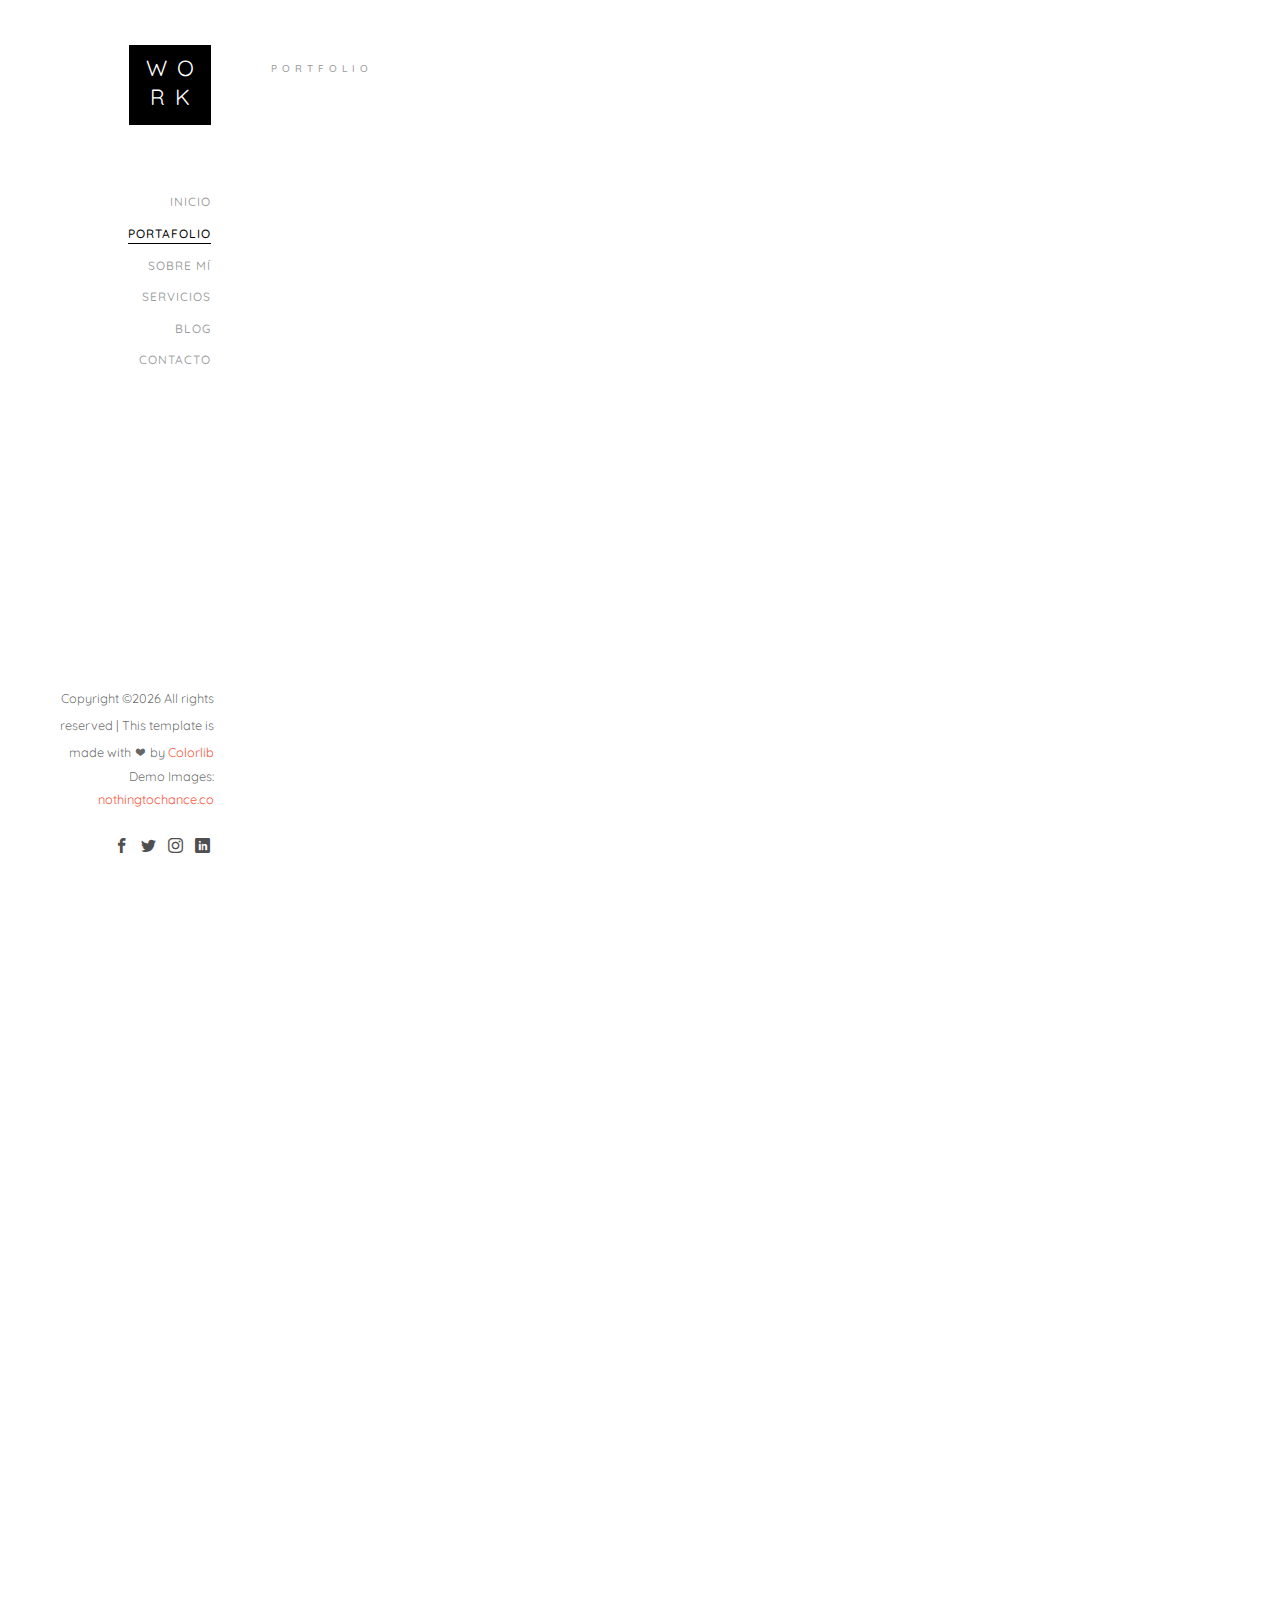
<file: work.html>
<!DOCTYPE HTML>
<html>
	<head>
	<meta charset="utf-8">
	<meta http-equiv="X-UA-Compatible" content="IE=edge">
	<title>Cedeño C. Yuliannys J.</title>
	<meta name="viewport" content="width=device-width, initial-scale=1">
	<meta name="description" content="" />
	<meta name="keywords" content="" />
	<meta name="author" content="" />

  <!-- Facebook and Twitter integration -->
	<meta property="og:title" content=""/>
	<meta property="og:image" content=""/>
	<meta property="og:url" content=""/>
	<meta property="og:site_name" content=""/>
	<meta property="og:description" content=""/>
	<meta name="twitter:title" content="" />
	<meta name="twitter:image" content="" />
	<meta name="twitter:url" content="" />
	<meta name="twitter:card" content="" />

	<!-- Place favicon.ico and apple-touch-icon.png in the root directory -->
        <link rel="icon" type="image/png" href="https://cdn1.iconfinder.com/data/icons/seo-and-web-development-color/64/seo-and-web-development-01-32.png" />

	<link href="https://fonts.googleapis.com/css?family=Quicksand:300,400,500,700" rel="stylesheet">
	
	<!-- Animate.css -->
	<link rel="stylesheet" href="css/animate.css">
	<!-- Icomoon Icon Fonts-->
	<link rel="stylesheet" href="css/icomoon.css">
	<!-- Bootstrap  -->
	<link rel="stylesheet" href="css/bootstrap.css">
	<!-- Flexslider  -->
	<link rel="stylesheet" href="css/flexslider.css">
	<!-- Theme style  -->
	<link rel="stylesheet" href="css/style.css">

	<!-- Modernizr JS -->
	<script src="js/modernizr-2.6.2.min.js"></script>
	<!-- FOR IE9 below -->
	<!--[if lt IE 9]>
	<script src="js/respond.min.js"></script>
	<![endif]-->

	</head>
	<body>
	<div id="colorlib-page">
		<a href="#" class="js-colorlib-nav-toggle colorlib-nav-toggle"><i></i></a>
		<aside id="colorlib-aside" role="complementary" class="border js-fullheight">
			<h1 id="colorlib-logo"><a href="index.html"><span>Wo</span><span>rk</span></a></h1>
			<nav id="colorlib-main-menu" role="navigation">
				<ul>
					<li><a href="index.html">Inicio</a></li>
					<li class="colorlib-active"><a href="work.html">Portafolio</a></li>
					<li><a href="about.html">Sobre mí</a></li>
					<li><a href="services.html">Servicios</a></li>
					<li><a href="blog.html">Blog</a></li>
					<li><a href="contact.html">Contacto</a></li>
				</ul>
			</nav>

			<div class="colorlib-footer">
				<p><small><!-- Link back to Colorlib can't be removed. Template is licensed under CC BY 3.0. -->
Copyright &copy;<script>document.write(new Date().getFullYear());</script> All rights reserved | This template is made with <i class="icon-heart" aria-hidden="true"></i> by <a href="https://colorlib.com" target="_blank">Colorlib</a>
<!-- Link back to Colorlib can't be removed. Template is licensed under CC BY 3.0. --> </span> <span>Demo Images: <a href="http://nothingtochance.co/" target="_blank">nothingtochance.co</a></span></small></p>
				<ul>
					<li><a href="#"><i class="icon-facebook2"></i></a></li>
					<li><a href="#"><i class="icon-twitter2"></i></a></li>
					<li><a href="#"><i class="icon-instagram"></i></a></li>
					<li><a href="#"><i class="icon-linkedin2"></i></a></li>
				</ul>
			</div>

		</aside>

		<div id="colorlib-main">

			<div class="colorlib-work">
				<div class="container-fluid">
					<div class="row">
						<div class="col-md-6 col-md-offset-3 col-md-pull-3">
							<span class="heading-meta">Portfolio</span>
							<h2 class="colorlib-heading animate-box" data-animate-effect="fadeInLeft">My Work</h2>
						</div>
					</div>
					<div class="row">
						<div class="col-md-6 animate-box" data-animate-effect="fadeInLeft">
							<div class="project" style="background-image: url(images/work-1.jpg);">
								<div class="desc">
									<div class="con">
										<h3><a href="work-single.html">Work 01</a></h3>
										<span>Branding, Ilustration</span>
										<p class="icon">
											<span><a href="#"><i class="icon-share3"></i></a></span>
											<span><a href="#"><i class="icon-eye"></i> 100</a></span>
											<span><a href="#"><i class="icon-heart"></i> 49</a></span>
										</p>
									</div>
								</div>
							</div>
						</div>
						<div class="col-md-6 animate-box" data-animate-effect="fadeInLeft">
							<div class="project" style="background-image: url(images/work-2.jpg);">
								<div class="desc">
									<div class="con">
										<h3><a href="work-single.html">Work 02</a></h3>
										<span>Logo, Web, Branding</span>
										<p class="icon">
											<span><a href="#"><i class="icon-share3"></i></a></span>
											<span><a href="#"><i class="icon-eye"></i> 100</a></span>
											<span><a href="#"><i class="icon-heart"></i> 49</a></span>
										</p>
									</div>
								</div>
							</div>
						</div>
						<div class="col-md-6 animate-box" data-animate-effect="fadeInLeft">
							<div class="project" style="background-image: url(images/work-3.jpg);">
								<div class="desc">
									<div class="con">
										<h3><a href="work-single.html">Work 03</a></h3>
										<span>Illustration, Logo</span>
										<p class="icon">
											<span><a href="#"><i class="icon-share3"></i></a></span>
											<span><a href="#"><i class="icon-eye"></i> 100</a></span>
											<span><a href="#"><i class="icon-heart"></i> 49</a></span>
										</p>
									</div>
								</div>
							</div>
						</div>
						<div class="col-md-6 animate-box" data-animate-effect="fadeInLeft">
							<div class="project" style="background-image: url(images/work-4.jpg);">
								<div class="desc">
									<div class="con">
										<h3><a href="work-single.html">Work 04</a></h3>
										<span>Web, Logo, Branding</span>
										<p class="icon">
											<span><a href="#"><i class="icon-share3"></i></a></span>
											<span><a href="#"><i class="icon-eye"></i> 100</a></span>
											<span><a href="#"><i class="icon-heart"></i> 49</a></span>
										</p>
									</div>
								</div>
							</div>
						</div>
						<div class="col-md-6 animate-box" data-animate-effect="fadeInLeft">
							<div class="project" style="background-image: url(images/work-5.jpg);">
								<div class="desc">
									<div class="con">
										<h3><a href="work-single.html">Work 05</a></h3>
										<span>Illustration, Logo</span>
										<p class="icon">
											<span><a href="#"><i class="icon-share3"></i></a></span>
											<span><a href="#"><i class="icon-eye"></i> 100</a></span>
											<span><a href="#"><i class="icon-heart"></i> 49</a></span>
										</p>
									</div>
								</div>
							</div>
						</div>
						<div class="col-md-6 animate-box" data-animate-effect="fadeInLeft">
							<div class="project" style="background-image: url(images/work-6.jpg);">
								<div class="desc">
									<div class="con">
										<h3><a href="work-single.html">Work 06</a></h3>
										<span>Web, Logo, Branding</span>
										<p class="icon">
											<span><a href="#"><i class="icon-share3"></i></a></span>
											<span><a href="#"><i class="icon-eye"></i> 100</a></span>
											<span><a href="#"><i class="icon-heart"></i> 49</a></span>
										</p>
									</div>
								</div>
							</div>
						</div>
						<div class="col-md-6 animate-box" data-animate-effect="fadeInLeft">
							<div class="project" style="background-image: url(images/work-7.jpg);">
								<div class="desc">
									<div class="con">
										<h3><a href="work-single.html">Work 07</a></h3>
										<span>Illustration, Logo</span>
										<p class="icon">
											<span><a href="#"><i class="icon-share3"></i></a></span>
											<span><a href="#"><i class="icon-eye"></i> 100</a></span>
											<span><a href="#"><i class="icon-heart"></i> 49</a></span>
										</p>
									</div>
								</div>
							</div>
						</div>
						<div class="col-md-6 animate-box" data-animate-effect="fadeInLeft">
							<div class="project" style="background-image: url(images/work-8.jpg);">
								<div class="desc">
									<div class="con">
										<h3><a href="work-single.html">Work 08</a></h3>
										<span>Web, Logo, Branding</span>
										<p class="icon">
											<span><a href="#"><i class="icon-share3"></i></a></span>
											<span><a href="#"><i class="icon-eye"></i> 100</a></span>
											<span><a href="#"><i class="icon-heart"></i> 49</a></span>
										</p>
									</div>
								</div>
							</div>
						</div>
					</div>
					<div class="row">
						<div class="col-md-12 animate-box" data-animate-effect="fadeInLeft">
							<ul class="pagination">
								<li class="disabled"><a href="#">&laquo;</a></li>
								<li class="active"><a href="#">1</a></li>
								<li><a href="#">2</a></li>
								<li><a href="#">3</a></li>
								<li><a href="#">4</a></li>
								<li><a href="#">&raquo;</a></li>
							</ul>
						</div>
					</div>
				</div>
			</div>

			<div id="get-in-touch" class="colorlib-bg-color">
				<div class="colorlib-narrow-content">
					<div class="row">
						<div class="col-md-6 animate-box" data-animate-effect="fadeInLeft">
							<h2>Get in Touch!</h2>
						</div>
					</div>
					<div class="row">
						<div class="col-md-6 col-md-offset-3 col-md-pull-3 animate-box" data-animate-effect="fadeInLeft">
							<p class="colorlib-lead">Separated they live in Bookmarksgrove right at the coast of the Semantics, a large language ocean.</p>
							<p><a href="#" class="btn btn-primary btn-learn">Contact me!</a></p>
						</div>
						
					</div>
				</div>
			</div>
		</div>
	</div>

	<!-- jQuery -->
	<script src="js/jquery.min.js"></script>
	<!-- jQuery Easing -->
	<script src="js/jquery.easing.1.3.js"></script>
	<!-- Bootstrap -->
	<script src="js/bootstrap.min.js"></script>
	<!-- Waypoints -->
	<script src="js/jquery.waypoints.min.js"></script>
	<!-- Flexslider -->
	<script src="js/jquery.flexslider-min.js"></script>
	<!-- Sticky Kit -->
	<script src="js/sticky-kit.min.js"></script>
	
	
	<!-- MAIN JS -->
	<script src="js/main.js"></script>

	</body>
</html>
</file>
<file: css/icomoon.css>
@font-face {
  font-family: 'icomoon';
  src:  url('fonts/icomoon.eot?6py85u');
  src:  url('fonts/icomoon.eot?6py85u#iefix') format('embedded-opentype'),
    url('fonts/icomoon.ttf?6py85u') format('truetype'),
    url('fonts/icomoon.woff?6py85u') format('woff'),
    url('fonts/icomoon.svg?6py85u#icomoon') format('svg');
  font-weight: normal;
  font-style: normal;
}

[class^="icon-"], [class*=" icon-"] {
  /* use !important to prevent issues with browser extensions that change fonts */
  font-family: 'icomoon' !important;
  speak: none;
  font-style: normal;
  font-weight: normal;
  font-variant: normal;
  text-transform: none;
  line-height: 1;

  /* Better Font Rendering =========== */
  -webkit-font-smoothing: antialiased;
  -moz-osx-font-smoothing: grayscale;
}

.icon-times:before {
  content: "\e930";
}
.icon-tick:before {
  content: "\e931";
}
.icon-plus:before {
  content: "\e932";
}
.icon-minus:before {
  content: "\e933";
}
.icon-equals:before {
  content: "\e934";
}
.icon-divide:before {
  content: "\e935";
}
.icon-chevron-right:before {
  content: "\e936";
}
.icon-chevron-left:before {
  content: "\e937";
}
.icon-arrow-right-thick:before {
  content: "\e938";
}
.icon-arrow-left-thick:before {
  content: "\e939";
}
.icon-th-small:before {
  content: "\e93a";
}
.icon-th-menu:before {
  content: "\e93b";
}
.icon-th-list:before {
  content: "\e93c";
}
.icon-th-large:before {
  content: "\e93d";
}
.icon-home:before {
  content: "\e93e";
}
.icon-arrow-forward:before {
  content: "\e93f";
}
.icon-arrow-back:before {
  content: "\e940";
}
.icon-rss:before {
  content: "\e941";
}
.icon-location:before {
  content: "\e942";
}
.icon-link:before {
  content: "\e943";
}
.icon-image:before {
  content: "\e944";
}
.icon-arrow-up-thick:before {
  content: "\e945";
}
.icon-arrow-down-thick:before {
  content: "\e946";
}
.icon-starburst:before {
  content: "\e947";
}
.icon-starburst-outline:before {
  content: "\e948";
}
.icon-star3:before {
  content: "\e949";
}
.icon-flow-children:before {
  content: "\e94a";
}
.icon-export:before {
  content: "\e94b";
}
.icon-delete2:before {
  content: "\e94c";
}
.icon-delete-outline:before {
  content: "\e94d";
}
.icon-cloud-storage:before {
  content: "\e94e";
}
.icon-wi-fi:before {
  content: "\e94f";
}
.icon-heart:before {
  content: "\e950";
}
.icon-flash:before {
  content: "\e951";
}
.icon-cancel:before {
  content: "\e952";
}
.icon-backspace:before {
  content: "\e953";
}
.icon-attachment:before {
  content: "\e954";
}
.icon-arrow-move:before {
  content: "\e955";
}
.icon-warning:before {
  content: "\e956";
}
.icon-user:before {
  content: "\e957";
}
.icon-radar:before {
  content: "\e958";
}
.icon-lock-open:before {
  content: "\e959";
}
.icon-lock-closed:before {
  content: "\e95a";
}
.icon-location-arrow:before {
  content: "\e95b";
}
.icon-info:before {
  content: "\e95c";
}
.icon-user-delete:before {
  content: "\e95d";
}
.icon-user-add:before {
  content: "\e95e";
}
.icon-media-pause:before {
  content: "\e95f";
}
.icon-group:before {
  content: "\e960";
}
.icon-chart-pie:before {
  content: "\e961";
}
.icon-chart-line:before {
  content: "\e962";
}
.icon-chart-bar:before {
  content: "\e963";
}
.icon-chart-area:before {
  content: "\e964";
}
.icon-video:before {
  content: "\e965";
}
.icon-point-of-interest:before {
  content: "\e966";
}
.icon-infinity:before {
  content: "\e967";
}
.icon-globe:before {
  content: "\e968";
}
.icon-eye:before {
  content: "\e969";
}
.icon-cog:before {
  content: "\e96a";
}
.icon-camera:before {
  content: "\e96b";
}
.icon-upload:before {
  content: "\e96c";
}
.icon-scissors:before {
  content: "\e96d";
}
.icon-refresh:before {
  content: "\e96e";
}
.icon-pin:before {
  content: "\e96f";
}
.icon-key:before {
  content: "\e970";
}
.icon-info-large:before {
  content: "\e971";
}
.icon-eject:before {
  content: "\e972";
}
.icon-download:before {
  content: "\e973";
}
.icon-zoom:before {
  content: "\e974";
}
.icon-zoom-out:before {
  content: "\e975";
}
.icon-zoom-in:before {
  content: "\e976";
}
.icon-sort-numerically:before {
  content: "\e977";
}
.icon-sort-alphabetically:before {
  content: "\e978";
}
.icon-input-checked:before {
  content: "\e979";
}
.icon-calender:before {
  content: "\e97a";
}
.icon-world2:before {
  content: "\e97b";
}
.icon-notes:before {
  content: "\e97c";
}
.icon-code:before {
  content: "\e97d";
}
.icon-arrow-sync:before {
  content: "\e97e";
}
.icon-arrow-shuffle:before {
  content: "\e97f";
}
.icon-arrow-repeat:before {
  content: "\e980";
}
.icon-arrow-minimise:before {
  content: "\e981";
}
.icon-arrow-maximise:before {
  content: "\e982";
}
.icon-arrow-loop:before {
  content: "\e983";
}
.icon-anchor:before {
  content: "\e984";
}
.icon-spanner:before {
  content: "\e985";
}
.icon-puzzle:before {
  content: "\e986";
}
.icon-power:before {
  content: "\e987";
}
.icon-plane:before {
  content: "\e988";
}
.icon-pi:before {
  content: "\e989";
}
.icon-phone:before {
  content: "\e98a";
}
.icon-microphone2:before {
  content: "\e98b";
}
.icon-media-rewind:before {
  content: "\e98c";
}
.icon-flag:before {
  content: "\e98d";
}
.icon-adjust-brightness:before {
  content: "\e98e";
}
.icon-waves:before {
  content: "\e98f";
}
.icon-social-twitter:before {
  content: "\e990";
}
.icon-social-facebook:before {
  content: "\e991";
}
.icon-social-dribbble:before {
  content: "\e992";
}
.icon-media-stop:before {
  content: "\e993";
}
.icon-media-record:before {
  content: "\e994";
}
.icon-media-play:before {
  content: "\e995";
}
.icon-media-fast-forward:before {
  content: "\e996";
}
.icon-media-eject:before {
  content: "\e997";
}
.icon-social-vimeo:before {
  content: "\e998";
}
.icon-social-tumbler:before {
  content: "\e999";
}
.icon-social-skype:before {
  content: "\e99a";
}
.icon-social-pinterest:before {
  content: "\e99b";
}
.icon-social-linkedin:before {
  content: "\e99c";
}
.icon-social-last-fm:before {
  content: "\e99d";
}
.icon-social-github:before {
  content: "\e99e";
}
.icon-social-flickr:before {
  content: "\e99f";
}
.icon-at:before {
  content: "\e9a0";
}
.icon-times-outline:before {
  content: "\e9a1";
}
.icon-plus-outline:before {
  content: "\e9a2";
}
.icon-minus-outline:before {
  content: "\e9a3";
}
.icon-tick-outline:before {
  content: "\e9a4";
}
.icon-th-large-outline:before {
  content: "\e9a5";
}
.icon-equals-outline:before {
  content: "\e9a6";
}
.icon-divide-outline:before {
  content: "\e9a7";
}
.icon-chevron-right-outline:before {
  content: "\e9a8";
}
.icon-chevron-left-outline:before {
  content: "\e9a9";
}
.icon-arrow-right-outline:before {
  content: "\e9aa";
}
.icon-arrow-left-outline:before {
  content: "\e9ab";
}
.icon-th-small-outline:before {
  content: "\e9ac";
}
.icon-th-menu-outline:before {
  content: "\e9ad";
}
.icon-th-list-outline:before {
  content: "\e9ae";
}
.icon-news2:before {
  content: "\e9b1";
}
.icon-home-outline:before {
  content: "\e9b2";
}
.icon-arrow-up-outline:before {
  content: "\e9b3";
}
.icon-arrow-forward-outline:before {
  content: "\e9b4";
}
.icon-arrow-down-outline:before {
  content: "\e9b5";
}
.icon-arrow-back-outline:before {
  content: "\e9b6";
}
.icon-trash3:before {
  content: "\e9b7";
}
.icon-rss-outline:before {
  content: "\e9b8";
}
.icon-message:before {
  content: "\e9b9";
}
.icon-location-outline:before {
  content: "\e9ba";
}
.icon-link-outline:before {
  content: "\e9bb";
}
.icon-image-outline:before {
  content: "\e9bc";
}
.icon-export-outline:before {
  content: "\e9bd";
}
.icon-cross:before {
  content: "\e9be";
}
.icon-wi-fi-outline:before {
  content: "\e9bf";
}
.icon-star-outline:before {
  content: "\e9c0";
}
.icon-media-pause-outline:before {
  content: "\e9c1";
}
.icon-mail:before {
  content: "\e9c2";
}
.icon-heart-outline:before {
  content: "\e9c3";
}
.icon-flash-outline:before {
  content: "\e9c4";
}
.icon-cancel-outline:before {
  content: "\e9c5";
}
.icon-beaker:before {
  content: "\e9c6";
}
.icon-arrow-move-outline:before {
  content: "\e9c7";
}
.icon-watch2:before {
  content: "\e9c8";
}
.icon-warning-outline:before {
  content: "\e9c9";
}
.icon-time:before {
  content: "\e9ca";
}
.icon-radar-outline:before {
  content: "\e9cb";
}
.icon-lock-open-outline:before {
  content: "\e9cc";
}
.icon-location-arrow-outline:before {
  content: "\e9cd";
}
.icon-info-outline:before {
  content: "\e9ce";
}
.icon-backspace-outline:before {
  content: "\e9cf";
}
.icon-attachment-outline:before {
  content: "\e9d0";
}
.icon-user-outline:before {
  content: "\e9d1";
}
.icon-user-delete-outline:before {
  content: "\e9d2";
}
.icon-user-add-outline:before {
  content: "\e9d3";
}
.icon-lock-closed-outline:before {
  content: "\e9d4";
}
.icon-group-outline:before {
  content: "\e9d5";
}
.icon-chart-pie-outline:before {
  content: "\e9d6";
}
.icon-chart-line-outline:before {
  content: "\e9d7";
}
.icon-chart-bar-outline:before {
  content: "\e9d8";
}
.icon-chart-area-outline:before {
  content: "\e9d9";
}
.icon-video-outline:before {
  content: "\e9da";
}
.icon-point-of-interest-outline:before {
  content: "\e9db";
}
.icon-map:before {
  content: "\e9dc";
}
.icon-key-outline:before {
  content: "\e9dd";
}
.icon-infinity-outline:before {
  content: "\e9de";
}
.icon-globe-outline:before {
  content: "\e9df";
}
.icon-eye-outline:before {
  content: "\e9e0";
}
.icon-cog-outline:before {
  content: "\e9e1";
}
.icon-camera-outline:before {
  content: "\e9e2";
}
.icon-upload-outline:before {
  content: "\e9e3";
}
.icon-support:before {
  content: "\e9e4";
}
.icon-scissors-outline:before {
  content: "\e9e5";
}
.icon-refresh-outline:before {
  content: "\e9e6";
}
.icon-info-large-outline:before {
  content: "\e9e7";
}
.icon-eject-outline:before {
  content: "\e9e8";
}
.icon-download-outline:before {
  content: "\e9e9";
}
.icon-battery-mid:before {
  content: "\e9ea";
}
.icon-battery-low:before {
  content: "\e9eb";
}
.icon-battery-high:before {
  content: "\e9ec";
}
.icon-zoom-outline:before {
  content: "\e9ed";
}
.icon-zoom-out-outline:before {
  content: "\e9ee";
}
.icon-zoom-in-outline:before {
  content: "\e9ef";
}
.icon-tag3:before {
  content: "\e9f0";
}
.icon-tabs-outline:before {
  content: "\e9f1";
}
.icon-pin-outline:before {
  content: "\e9f2";
}
.icon-message-typing:before {
  content: "\e9f3";
}
.icon-directions:before {
  content: "\e9f4";
}
.icon-battery-full:before {
  content: "\e9f5";
}
.icon-battery-charge:before {
  content: "\e9f6";
}
.icon-pipette:before {
  content: "\e9f7";
}
.icon-pencil:before {
  content: "\e9f8";
}
.icon-folder:before {
  content: "\e9f9";
}
.icon-folder-delete:before {
  content: "\e9fa";
}
.icon-folder-add:before {
  content: "\e9fb";
}
.icon-edit:before {
  content: "\e9fc";
}
.icon-document:before {
  content: "\e9fd";
}
.icon-document-delete:before {
  content: "\e9fe";
}
.icon-document-add:before {
  content: "\e9ff";
}
.icon-brush:before {
  content: "\ea00";
}
.icon-thumbs-up:before {
  content: "\ea01";
}
.icon-thumbs-down:before {
  content: "\ea02";
}
.icon-pen:before {
  content: "\ea03";
}
.icon-sort-numerically-outline:before {
  content: "\ea04";
}
.icon-sort-alphabetically-outline:before {
  content: "\ea05";
}
.icon-social-last-fm-circular:before {
  content: "\ea06";
}
.icon-social-github-circular:before {
  content: "\ea07";
}
.icon-compass:before {
  content: "\ea08";
}
.icon-bookmark:before {
  content: "\ea09";
}
.icon-input-checked-outline:before {
  content: "\ea0a";
}
.icon-code-outline:before {
  content: "\ea0b";
}
.icon-calender-outline:before {
  content: "\ea0c";
}
.icon-business-card:before {
  content: "\ea0d";
}
.icon-arrow-up:before {
  content: "\ea0e";
}
.icon-arrow-sync-outline:before {
  content: "\ea0f";
}
.icon-arrow-right:before {
  content: "\ea10";
}
.icon-arrow-repeat-outline:before {
  content: "\ea11";
}
.icon-arrow-loop-outline:before {
  content: "\ea12";
}
.icon-arrow-left:before {
  content: "\ea13";
}
.icon-flow-switch:before {
  content: "\ea14";
}
.icon-flow-parallel:before {
  content: "\ea15";
}
.icon-flow-merge:before {
  content: "\ea16";
}
.icon-document-text:before {
  content: "\ea17";
}
.icon-clipboard:before {
  content: "\ea18";
}
.icon-calculator:before {
  content: "\ea19";
}
.icon-arrow-minimise-outline:before {
  content: "\ea1a";
}
.icon-arrow-maximise-outline:before {
  content: "\ea1b";
}
.icon-arrow-down:before {
  content: "\ea1c";
}
.icon-gift:before {
  content: "\ea1d";
}
.icon-film:before {
  content: "\ea1e";
}
.icon-database:before {
  content: "\ea1f";
}
.icon-bell:before {
  content: "\ea20";
}
.icon-anchor-outline:before {
  content: "\ea21";
}
.icon-adjust-contrast:before {
  content: "\ea22";
}
.icon-world-outline:before {
  content: "\ea23";
}
.icon-shopping-bag:before {
  content: "\ea24";
}
.icon-power-outline:before {
  content: "\ea25";
}
.icon-notes-outline:before {
  content: "\ea26";
}
.icon-device-tablet:before {
  content: "\ea27";
}
.icon-device-phone:before {
  content: "\ea28";
}
.icon-device-laptop:before {
  content: "\ea29";
}
.icon-device-desktop:before {
  content: "\ea2a";
}
.icon-briefcase:before {
  content: "\ea2b";
}
.icon-stopwatch:before {
  content: "\ea2c";
}
.icon-spanner-outline:before {
  content: "\ea2d";
}
.icon-puzzle-outline:before {
  content: "\ea2e";
}
.icon-printer:before {
  content: "\ea2f";
}
.icon-pi-outline:before {
  content: "\ea30";
}
.icon-lightbulb:before {
  content: "\ea31";
}
.icon-flag-outline:before {
  content: "\ea32";
}
.icon-contacts:before {
  content: "\ea33";
}
.icon-archive2:before {
  content: "\ea34";
}
.icon-weather-stormy:before {
  content: "\ea35";
}
.icon-weather-shower:before {
  content: "\ea36";
}
.icon-weather-partly-sunny:before {
  content: "\ea37";
}
.icon-weather-downpour:before {
  content: "\ea38";
}
.icon-weather-cloudy:before {
  content: "\ea39";
}
.icon-plane-outline:before {
  content: "\ea3a";
}
.icon-phone-outline:before {
  content: "\ea3b";
}
.icon-microphone-outline:before {
  content: "\ea3c";
}
.icon-weather-windy:before {
  content: "\ea3d";
}
.icon-weather-windy-cloudy:before {
  content: "\ea3e";
}
.icon-weather-sunny:before {
  content: "\ea3f";
}
.icon-weather-snow:before {
  content: "\ea40";
}
.icon-weather-night:before {
  content: "\ea41";
}
.icon-media-stop-outline:before {
  content: "\ea42";
}
.icon-media-rewind-outline:before {
  content: "\ea43";
}
.icon-media-record-outline:before {
  content: "\ea44";
}
.icon-media-play-outline:before {
  content: "\ea45";
}
.icon-media-fast-forward-outline:before {
  content: "\ea46";
}
.icon-media-eject-outline:before {
  content: "\ea47";
}
.icon-wine:before {
  content: "\ea48";
}
.icon-waves-outline:before {
  content: "\ea49";
}
.icon-ticket:before {
  content: "\ea4a";
}
.icon-tags:before {
  content: "\ea4b";
}
.icon-plug:before {
  content: "\ea4c";
}
.icon-headphones:before {
  content: "\ea4d";
}
.icon-credit-card:before {
  content: "\ea4e";
}
.icon-coffee:before {
  content: "\ea4f";
}
.icon-book:before {
  content: "\ea50";
}
.icon-beer:before {
  content: "\ea51";
}
.icon-volume2:before {
  content: "\ea52";
}
.icon-volume-up:before {
  content: "\ea53";
}
.icon-volume-mute:before {
  content: "\ea54";
}
.icon-volume-down:before {
  content: "\ea55";
}
.icon-social-vimeo-circular:before {
  content: "\ea56";
}
.icon-social-twitter-circular:before {
  content: "\ea57";
}
.icon-social-pinterest-circular:before {
  content: "\ea58";
}
.icon-social-linkedin-circular:before {
  content: "\ea59";
}
.icon-social-facebook-circular:before {
  content: "\ea5a";
}
.icon-social-dribbble-circular:before {
  content: "\ea5b";
}
.icon-tree:before {
  content: "\ea5c";
}
.icon-thermometer2:before {
  content: "\ea5d";
}
.icon-social-tumbler-circular:before {
  content: "\ea5e";
}
.icon-social-skype-outline:before {
  content: "\ea5f";
}
.icon-social-flickr-circular:before {
  content: "\ea60";
}
.icon-social-at-circular:before {
  content: "\ea61";
}
.icon-shopping-cart:before {
  content: "\ea62";
}
.icon-messages:before {
  content: "\ea63";
}
.icon-leaf:before {
  content: "\ea64";
}
.icon-feather:before {
  content: "\ea65";
}
.icon-eye2:before {
  content: "\e064";
}
.icon-paper-clip:before {
  content: "\e065";
}
.icon-mail5:before {
  content: "\e066";
}
.icon-toggle:before {
  content: "\e067";
}
.icon-layout:before {
  content: "\e068";
}
.icon-link2:before {
  content: "\e069";
}
.icon-bell2:before {
  content: "\e06a";
}
.icon-lock3:before {
  content: "\e06b";
}
.icon-unlock:before {
  content: "\e06c";
}
.icon-ribbon2:before {
  content: "\e06d";
}
.icon-image2:before {
  content: "\e06e";
}
.icon-signal:before {
  content: "\e06f";
}
.icon-target3:before {
  content: "\e070";
}
.icon-clipboard3:before {
  content: "\e071";
}
.icon-clock3:before {
  content: "\e072";
}
.icon-watch:before {
  content: "\e073";
}
.icon-air-play:before {
  content: "\e074";
}
.icon-camera3:before {
  content: "\e075";
}
.icon-video2:before {
  content: "\e076";
}
.icon-disc:before {
  content: "\e077";
}
.icon-printer3:before {
  content: "\e078";
}
.icon-monitor:before {
  content: "\e079";
}
.icon-server:before {
  content: "\e07a";
}
.icon-cog2:before {
  content: "\e07b";
}
.icon-heart3:before {
  content: "\e07c";
}
.icon-paragraph:before {
  content: "\e07d";
}
.icon-align-justify:before {
  content: "\e07e";
}
.icon-align-left:before {
  content: "\e07f";
}
.icon-align-center:before {
  content: "\e080";
}
.icon-align-right:before {
  content: "\e081";
}
.icon-book2:before {
  content: "\e082";
}
.icon-layers2:before {
  content: "\e083";
}
.icon-stack2:before {
  content: "\e084";
}
.icon-stack-2:before {
  content: "\e085";
}
.icon-paper:before {
  content: "\e086";
}
.icon-paper-stack:before {
  content: "\e087";
}
.icon-search3:before {
  content: "\e088";
}
.icon-zoom-in2:before {
  content: "\e089";
}
.icon-zoom-out2:before {
  content: "\e08a";
}
.icon-reply2:before {
  content: "\e08b";
}
.icon-circle-plus:before {
  content: "\e08c";
}
.icon-circle-minus:before {
  content: "\e08d";
}
.icon-circle-check:before {
  content: "\e08e";
}
.icon-circle-cross:before {
  content: "\e08f";
}
.icon-square-plus:before {
  content: "\e090";
}
.icon-square-minus:before {
  content: "\e091";
}
.icon-square-check:before {
  content: "\e092";
}
.icon-square-cross:before {
  content: "\e093";
}
.icon-microphone:before {
  content: "\e094";
}
.icon-record:before {
  content: "\e095";
}
.icon-skip-back:before {
  content: "\e096";
}
.icon-rewind:before {
  content: "\e097";
}
.icon-play4:before {
  content: "\e098";
}
.icon-pause3:before {
  content: "\e099";
}
.icon-stop3:before {
  content: "\e09a";
}
.icon-fast-forward:before {
  content: "\e09b";
}
.icon-skip-forward:before {
  content: "\e09c";
}
.icon-shuffle2:before {
  content: "\e09d";
}
.icon-repeat:before {
  content: "\e09e";
}
.icon-folder2:before {
  content: "\e09f";
}
.icon-umbrella:before {
  content: "\e0a0";
}
.icon-moon:before {
  content: "\e0a1";
}
.icon-thermometer:before {
  content: "\e0a2";
}
.icon-drop:before {
  content: "\e0a3";
}
.icon-sun2:before {
  content: "\e0a4";
}
.icon-cloud3:before {
  content: "\e0a5";
}
.icon-cloud-upload2:before {
  content: "\e0a6";
}
.icon-cloud-download2:before {
  content: "\e0a7";
}
.icon-upload4:before {
  content: "\e0a8";
}
.icon-download4:before {
  content: "\e0a9";
}
.icon-location3:before {
  content: "\e0aa";
}
.icon-location-2:before {
  content: "\e0ab";
}
.icon-map3:before {
  content: "\e0ac";
}
.icon-battery:before {
  content: "\e0ad";
}
.icon-head:before {
  content: "\e0ae";
}
.icon-briefcase3:before {
  content: "\e0af";
}
.icon-speech-bubble:before {
  content: "\e0b0";
}
.icon-anchor2:before {
  content: "\e0b1";
}
.icon-globe2:before {
  content: "\e0b2";
}
.icon-box:before {
  content: "\e0b3";
}
.icon-reload:before {
  content: "\e0b4";
}
.icon-share3:before {
  content: "\e0b5";
}
.icon-marquee:before {
  content: "\e0b6";
}
.icon-marquee-plus:before {
  content: "\e0b7";
}
.icon-marquee-minus:before {
  content: "\e0b8";
}
.icon-tag:before {
  content: "\e0b9";
}
.icon-power2:before {
  content: "\e0ba";
}
.icon-command2:before {
  content: "\e0bb";
}
.icon-alt:before {
  content: "\e0bc";
}
.icon-esc:before {
  content: "\e0bd";
}
.icon-bar-graph:before {
  content: "\e0be";
}
.icon-bar-graph-2:before {
  content: "\e0bf";
}
.icon-pie-graph:before {
  content: "\e0c0";
}
.icon-star:before {
  content: "\e0c1";
}
.icon-arrow-left3:before {
  content: "\e0c2";
}
.icon-arrow-right3:before {
  content: "\e0c3";
}
.icon-arrow-up3:before {
  content: "\e0c4";
}
.icon-arrow-down3:before {
  content: "\e0c5";
}
.icon-volume:before {
  content: "\e0c6";
}
.icon-mute:before {
  content: "\e0c7";
}
.icon-content-right:before {
  content: "\e100";
}
.icon-content-left:before {
  content: "\e101";
}
.icon-grid2:before {
  content: "\e102";
}
.icon-grid-2:before {
  content: "\e103";
}
.icon-columns:before {
  content: "\e104";
}
.icon-loader:before {
  content: "\e105";
}
.icon-bag:before {
  content: "\e106";
}
.icon-ban:before {
  content: "\e107";
}
.icon-flag3:before {
  content: "\e108";
}
.icon-trash:before {
  content: "\e109";
}
.icon-expand2:before {
  content: "\e110";
}
.icon-contract:before {
  content: "\e111";
}
.icon-maximize:before {
  content: "\e112";
}
.icon-minimize:before {
  content: "\e113";
}
.icon-plus2:before {
  content: "\e114";
}
.icon-minus2:before {
  content: "\e115";
}
.icon-check:before {
  content: "\e116";
}
.icon-cross2:before {
  content: "\e117";
}
.icon-move:before {
  content: "\e118";
}
.icon-delete:before {
  content: "\e119";
}
.icon-menu5:before {
  content: "\e120";
}
.icon-archive:before {
  content: "\e121";
}
.icon-inbox:before {
  content: "\e122";
}
.icon-outbox:before {
  content: "\e123";
}
.icon-file:before {
  content: "\e124";
}
.icon-file-add:before {
  content: "\e125";
}
.icon-file-subtract:before {
  content: "\e126";
}
.icon-help:before {
  content: "\e127";
}
.icon-open:before {
  content: "\e128";
}
.icon-ellipsis:before {
  content: "\e129";
}
.icon-heart4:before {
  content: "\e900";
}
.icon-cloud4:before {
  content: "\e901";
}
.icon-star2:before {
  content: "\e902";
}
.icon-tv2:before {
  content: "\e903";
}
.icon-sound:before {
  content: "\e904";
}
.icon-video3:before {
  content: "\e905";
}
.icon-trash2:before {
  content: "\e906";
}
.icon-user2:before {
  content: "\e907";
}
.icon-key3:before {
  content: "\e908";
}
.icon-search4:before {
  content: "\e909";
}
.icon-settings:before {
  content: "\e90a";
}
.icon-camera4:before {
  content: "\e90b";
}
.icon-tag2:before {
  content: "\e90c";
}
.icon-lock4:before {
  content: "\e90d";
}
.icon-bulb:before {
  content: "\e90e";
}
.icon-pen2:before {
  content: "\e90f";
}
.icon-diamond:before {
  content: "\e910";
}
.icon-display2:before {
  content: "\e911";
}
.icon-location4:before {
  content: "\e912";
}
.icon-eye3:before {
  content: "\e913";
}
.icon-bubble3:before {
  content: "\e914";
}
.icon-stack3:before {
  content: "\e915";
}
.icon-cup:before {
  content: "\e916";
}
.icon-phone3:before {
  content: "\e917";
}
.icon-news:before {
  content: "\e918";
}
.icon-mail6:before {
  content: "\e919";
}
.icon-like:before {
  content: "\e91a";
}
.icon-photo:before {
  content: "\e91b";
}
.icon-note:before {
  content: "\e91c";
}
.icon-clock4:before {
  content: "\e91d";
}
.icon-paperplane:before {
  content: "\e91e";
}
.icon-params:before {
  content: "\e91f";
}
.icon-banknote:before {
  content: "\e920";
}
.icon-data:before {
  content: "\e921";
}
.icon-music2:before {
  content: "\e922";
}
.icon-megaphone2:before {
  content: "\e923";
}
.icon-study:before {
  content: "\e924";
}
.icon-lab2:before {
  content: "\e925";
}
.icon-food:before {
  content: "\e926";
}
.icon-t-shirt:before {
  content: "\e927";
}
.icon-fire2:before {
  content: "\e928";
}
.icon-clip:before {
  content: "\e929";
}
.icon-shop:before {
  content: "\e92a";
}
.icon-calendar3:before {
  content: "\e92b";
}
.icon-wallet2:before {
  content: "\e92c";
}
.icon-vynil:before {
  content: "\e92d";
}
.icon-truck2:before {
  content: "\e92e";
}
.icon-world:before {
  content: "\e92f";
}
.icon-spinner6:before {
  content: "\e9af";
}
.icon-spinner7:before {
  content: "\e9b0";
}
.icon-amazon:before {
  content: "\eab7";
}
.icon-google:before {
  content: "\eab8";
}
.icon-google2:before {
  content: "\eab9";
}
.icon-google3:before {
  content: "\eaba";
}
.icon-google-plus:before {
  content: "\eabb";
}
.icon-google-plus2:before {
  content: "\eabc";
}
.icon-google-plus3:before {
  content: "\eabd";
}
.icon-hangouts:before {
  content: "\eabe";
}
.icon-google-drive:before {
  content: "\eabf";
}
.icon-facebook2:before {
  content: "\eac0";
}
.icon-facebook22:before {
  content: "\eac1";
}
.icon-instagram:before {
  content: "\eac2";
}
.icon-whatsapp:before {
  content: "\eac3";
}
.icon-spotify:before {
  content: "\eac4";
}
.icon-telegram:before {
  content: "\eac5";
}
.icon-twitter2:before {
  content: "\eac6";
}
.icon-vine:before {
  content: "\eac7";
}
.icon-vk:before {
  content: "\eac8";
}
.icon-renren:before {
  content: "\eac9";
}
.icon-sina-weibo:before {
  content: "\eaca";
}
.icon-rss2:before {
  content: "\eacb";
}
.icon-rss22:before {
  content: "\eacc";
}
.icon-youtube:before {
  content: "\eacd";
}
.icon-youtube2:before {
  content: "\eace";
}
.icon-twitch:before {
  content: "\eacf";
}
.icon-vimeo:before {
  content: "\ead0";
}
.icon-vimeo2:before {
  content: "\ead1";
}
.icon-lanyrd:before {
  content: "\ead2";
}
.icon-flickr:before {
  content: "\ead3";
}
.icon-flickr2:before {
  content: "\ead4";
}
.icon-flickr3:before {
  content: "\ead5";
}
.icon-flickr4:before {
  content: "\ead6";
}
.icon-dribbble2:before {
  content: "\ead7";
}
.icon-behance:before {
  content: "\ead8";
}
.icon-behance2:before {
  content: "\ead9";
}
.icon-deviantart:before {
  content: "\eada";
}
.icon-500px:before {
  content: "\eadb";
}
.icon-steam:before {
  content: "\eadc";
}
.icon-steam2:before {
  content: "\eadd";
}
.icon-dropbox:before {
  content: "\eade";
}
.icon-onedrive:before {
  content: "\eadf";
}
.icon-github:before {
  content: "\eae0";
}
.icon-npm:before {
  content: "\eae1";
}
.icon-basecamp:before {
  content: "\eae2";
}
.icon-trello:before {
  content: "\eae3";
}
.icon-wordpress:before {
  content: "\eae4";
}
.icon-joomla:before {
  content: "\eae5";
}
.icon-ello:before {
  content: "\eae6";
}
.icon-blogger:before {
  content: "\eae7";
}
.icon-blogger2:before {
  content: "\eae8";
}
.icon-tumblr2:before {
  content: "\eae9";
}
.icon-tumblr22:before {
  content: "\eaea";
}
.icon-yahoo:before {
  content: "\eaeb";
}
.icon-yahoo2:before {
  content: "\eaec";
}
.icon-tux:before {
  content: "\eaed";
}
.icon-appleinc:before {
  content: "\eaee";
}
.icon-finder:before {
  content: "\eaef";
}
.icon-android:before {
  content: "\eaf0";
}
.icon-windows:before {
  content: "\eaf1";
}
.icon-windows8:before {
  content: "\eaf2";
}
.icon-soundcloud:before {
  content: "\eaf3";
}
.icon-soundcloud2:before {
  content: "\eaf4";
}
.icon-skype:before {
  content: "\eaf5";
}
.icon-reddit:before {
  content: "\eaf6";
}
.icon-hackernews:before {
  content: "\eaf7";
}
.icon-wikipedia:before {
  content: "\eaf8";
}
.icon-linkedin2:before {
  content: "\eaf9";
}
.icon-linkedin22:before {
  content: "\eafa";
}
.icon-lastfm:before {
  content: "\eafb";
}
.icon-lastfm2:before {
  content: "\eafc";
}
.icon-delicious:before {
  content: "\eafd";
}
.icon-stumbleupon:before {
  content: "\eafe";
}
.icon-stumbleupon2:before {
  content: "\eaff";
}
.icon-stackoverflow:before {
  content: "\eb00";
}
.icon-pinterest:before {
  content: "\eb01";
}
.icon-pinterest2:before {
  content: "\eb02";
}
.icon-xing:before {
  content: "\eb03";
}
.icon-xing2:before {
  content: "\eb04";
}
.icon-flattr:before {
  content: "\eb05";
}
.icon-foursquare:before {
  content: "\eb06";
}
.icon-yelp:before {
  content: "\eb07";
}
.icon-paypal:before {
  content: "\eb08";
}
.icon-chrome:before {
  content: "\eb09";
}
.icon-firefox:before {
  content: "\eb0a";
}
.icon-IE:before {
  content: "\eb0b";
}
.icon-edge:before {
  content: "\eb0c";
}
.icon-safari:before {
  content: "\eb0d";
}
.icon-opera:before {
  content: "\eb0e";
}
.icon-file-pdf:before {
  content: "\eb0f";
}
.icon-file-openoffice:before {
  content: "\eb10";
}
.icon-file-word:before {
  content: "\eb11";
}
.icon-file-excel:before {
  content: "\eb12";
}
.icon-libreoffice:before {
  content: "\eb13";
}
.icon-html-five:before {
  content: "\eb14";
}
.icon-html-five2:before {
  content: "\eb15";
}
.icon-css3:before {
  content: "\eb16";
}
.icon-git:before {
  content: "\eb17";
}
.icon-codepen:before {
  content: "\eb18";
}
.icon-svg:before {
  content: "\eb19";
}
.icon-IcoMoon:before {
  content: "\eb1a";
}
</file>
<file: css/style.css>
@font-face {
  font-family: 'icomoon';
  src: url("../fonts/icomoon/icomoon.eot?srf3rx");
  src: url("../fonts/icomoon/icomoon.eot?srf3rx#iefix") format("embedded-opentype"), url("../fonts/icomoon/icomoon.ttf?srf3rx") format("truetype"), url("../fonts/icomoon/icomoon.woff?srf3rx") format("woff"), url("../fonts/icomoon/icomoon.svg?srf3rx#icomoon") format("svg");
  font-weight: normal;
  font-style: normal; }

/* =======================================================
*
* 	Template Style 
*	Edit this section
*
* ======================================================= */
body {
  font-family: "Quicksand", Arial, sans-serif;
  font-weight: 400;
  font-size: 15px;
  line-height: 1.8;
  color: rgba(0, 0, 0, 0.7); }
  @media screen and (max-width: 992px) {
    body {
      font-size: 16px; } }

a {
  color: #F75940;
  -webkit-transition: 0.5s;
  -o-transition: 0.5s;
  transition: 0.5s; }
  a:hover, a:active, a:focus {
    color: #F75940;
    outline: none;
    text-decoration: none !important; }

p {
  margin-bottom: 1.5em; }

h1, h2, h3, h4, h5, h6 {
  color: #000;
  font-family: "Quicksand", Arial, sans-serif;
  font-weight: 400;
  margin: 0 0 30px 0; }

figure {
  margin-bottom: 2.5em;
  float: left;
  width: 100%; }
  figure figcaption {
    font-size: 16px;
    width: 80%;
    margin: 20px auto 0px auto;
    color: #b3b3b3;
    font-style: italic;
    font-family: "Quicksand", Arial, sans-serif; }
    @media screen and (max-width: 480px) {
      figure figcaption {
        width: 100%; } }

::-webkit-selection {
  color: #fff;
  background: #F75940; }

::-moz-selection {
  color: #fff;
  background: #F75940; }

::selection {
  color: #fff;
  background: #F75940; }

#colorlib-page {
  width: 100%;
  overflow: hidden;
  position: relative; }

#colorlib-aside {
  padding-top: 3em;
  padding-bottom: 40px;
  padding-left: 3em;
  padding-right: 3em;
  width: 20%;
  position: fixed;
  bottom: 0;
  top: 0;
  left: 0;
  overflow-y: scroll;
  z-index: 1001;
  background: #fff;
  -webkit-transition: 0.5s;
  -o-transition: 0.5s;
  transition: 0.5s; }
  @media screen and (max-width: 1200px) {
    #colorlib-aside {
      width: 30%; } }
  @media screen and (max-width: 768px) {
    #colorlib-aside {
      width: 270px;
      -moz-transform: translateX(-270px);
      -webkit-transform: translateX(-270px);
      -ms-transform: translateX(-270px);
      -o-transform: translateX(-270px);
      transform: translateX(-270px);
      padding-top: 4em; } }
  #colorlib-aside #colorlib-logo {
    text-align: right;
    font-weight: 400;
    font-size: 22px;
    text-transform: uppercase;
    margin-bottom: 3em;
    display: block;
    width: 100%; }
    @media screen and (max-width: 768px) {
      #colorlib-aside #colorlib-logo {
        margin-bottom: 1em; } }
    #colorlib-aside #colorlib-logo a {
      display: inline-block;
      text-align: center;
      background: #000;
      padding: .5em .8em;
      color: #fff;
      letter-spacing: 10px;
      padding-right: .3em; }
      #colorlib-aside #colorlib-logo a span {
        display: block;
        margin-bottom: 5px;
        text-align: center; }
  #colorlib-aside #colorlib-main-menu ul {
    text-align: right;
    margin: 0;
    padding: 0; }
    @media screen and (max-width: 768px) {
      #colorlib-aside #colorlib-main-menu ul {
        margin: 0 0 2em 0; } }
    #colorlib-aside #colorlib-main-menu ul li {
      margin: 0 0 10px 0;
      padding: 0;
      list-style: none;
      font-size: 12px;
      font-weight: 500;
      text-transform: uppercase;
      letter-spacing: 1px; }
      #colorlib-aside #colorlib-main-menu ul li a {
        color: rgba(0, 0, 0, 0.4);
        text-decoration: none;
        position: relative;
        padding: 10px 0;
        font-family: "Quicksand", Arial, sans-serif;
        -webkit-transition: 0.3s;
        -o-transition: 0.3s;
        transition: 0.3s; }
        #colorlib-aside #colorlib-main-menu ul li a:after {
          content: "";
          position: absolute;
          height: 1px;
          bottom: 7px;
          left: 0;
          right: 0;
          background-color: #000;
          visibility: hidden;
          -webkit-transform: scaleX(0);
          -moz-transform: scaleX(0);
          -ms-transform: scaleX(0);
          -o-transform: scaleX(0);
          transform: scaleX(0);
          -webkit-transition: all 0.3s cubic-bezier(0.175, 0.885, 0.32, 1.275);
          -moz-transition: all 0.3s cubic-bezier(0.175, 0.885, 0.32, 1.275);
          -ms-transition: all 0.3s cubic-bezier(0.175, 0.885, 0.32, 1.275);
          -o-transition: all 0.3s cubic-bezier(0.175, 0.885, 0.32, 1.275);
          transition: all 0.3s cubic-bezier(0.175, 0.885, 0.32, 1.275); }
        #colorlib-aside #colorlib-main-menu ul li a:hover {
          text-decoration: none;
          color: black; }
          #colorlib-aside #colorlib-main-menu ul li a:hover:after {
            visibility: visible;
            -webkit-transform: scaleX(1);
            -moz-transform: scaleX(1);
            -ms-transform: scaleX(1);
            -o-transform: scaleX(1);
            transform: scaleX(1); }
      #colorlib-aside #colorlib-main-menu ul li.colorlib-active a {
        color: #000; }
        #colorlib-aside #colorlib-main-menu ul li.colorlib-active a:after {
          visibility: visible;
          -webkit-transform: scaleX(1);
          -moz-transform: scaleX(1);
          -ms-transform: scaleX(1);
          -o-transform: scaleX(1);
          transform: scaleX(1); }
  #colorlib-aside .colorlib-footer {
    position: absolute;
    bottom: 40px;
    right: 1.5em;
    left: 1.5em;
    font-size: 15px;
    text-align: right;
    font-weight: 400;
    color: rgba(0, 0, 0, 0.6);
    padding: 0 20px; }
    @media screen and (max-width: 768px) {
      #colorlib-aside .colorlib-footer {
        position: relative;
        bottom: 0; } }
    #colorlib-aside .colorlib-footer span {
      display: block; }
    #colorlib-aside .colorlib-footer ul {
      padding: 0;
      margin: 0; }
      #colorlib-aside .colorlib-footer ul li {
        padding: 0;
        margin: 0;
        display: inline;
        list-style: none; }
        #colorlib-aside .colorlib-footer ul li a {
          color: rgba(0, 0, 0, 0.7);
          padding: 4px; }
          #colorlib-aside .colorlib-footer ul li a:hover, #colorlib-aside .colorlib-footer ul li a:active, #colorlib-aside .colorlib-footer ul li a:focus {
            text-decoration: none;
            outline: none;
            color: #F75940; }

#colorlib-main {
  width: 80%;
  float: right;
  -webkit-transition: 0.5s;
  -o-transition: 0.5s;
  transition: 0.5s; }
  @media screen and (max-width: 1200px) {
    #colorlib-main {
      width: 70%; } }
  @media screen and (max-width: 768px) {
    #colorlib-main {
      width: 100%; } }

#colorlib-hero {
  min-height: 500px;
  background: #fff url(../images/loader.gif) no-repeat center center;
  width: 100%;
  float: left;
  margin-bottom: 10em;
  clear: both; }
  #colorlib-hero .btn {
    font-size: 24px; }
    #colorlib-hero .btn.btn-primary {
      padding: 14px 30px !important; }
  #colorlib-hero .flexslider {
    border: none;
    z-index: 1;
    margin-bottom: 0; }
    #colorlib-hero .flexslider .slides {
      position: relative;
      overflow: hidden; }
      #colorlib-hero .flexslider .slides li {
        background-repeat: no-repeat;
        background-size: cover;
        background-position: bottom center;
        min-height: 400px;
        position: relative; }
    #colorlib-hero .flexslider .flex-control-nav {
      bottom: 20px;
      z-index: 1000;
      right: 20px;
      float: right;
      width: auto; }
      #colorlib-hero .flexslider .flex-control-nav li {
        display: block;
        margin-bottom: 10px; }
        #colorlib-hero .flexslider .flex-control-nav li a {
          background: rgba(255, 255, 255, 0.2);
          -webkit-box-shadow: none;
          box-shadow: none;
          width: 12px;
          height: 12px;
          cursor: pointer; }
          #colorlib-hero .flexslider .flex-control-nav li a.flex-active {
            cursor: pointer;
            background: transparent;
            border: 2px solid #F75940; }
    #colorlib-hero .flexslider .flex-direction-nav {
      display: none; }
    #colorlib-hero .flexslider .slider-text {
      display: table;
      opacity: 0;
      min-height: 500px;
      z-index: 9; }
      #colorlib-hero .flexslider .slider-text > .slider-text-inner {
        display: table-cell;
        vertical-align: middle;
        min-height: 700px;
        padding: 2em;
        position: relative; }
        #colorlib-hero .flexslider .slider-text > .slider-text-inner .desc {
          position: absolute;
          bottom: 15px;
          left: 0;
          padding: 30px;
          background: #fff; }
        @media screen and (max-width: 768px) {
          #colorlib-hero .flexslider .slider-text > .slider-text-inner {
            text-align: center; } }
        #colorlib-hero .flexslider .slider-text > .slider-text-inner h1, #colorlib-hero .flexslider .slider-text > .slider-text-inner h2 {
          margin: 0;
          padding: 0;
          color: black;
          font-family: "Quicksand", Arial, sans-serif; }
        #colorlib-hero .flexslider .slider-text > .slider-text-inner h1 {
          margin-bottom: 20px;
          font-size: 44px;
          line-height: 1.3;
          font-weight: 300; }
          @media screen and (max-width: 768px) {
            #colorlib-hero .flexslider .slider-text > .slider-text-inner h1 {
              font-size: 28px; } }
        #colorlib-hero .flexslider .slider-text > .slider-text-inner h2 {
          font-size: 18px;
          line-height: 1.5;
          margin-bottom: 30px;
          font-weight: 300;
          font-family: "Quicksand", Arial, sans-serif; }
          #colorlib-hero .flexslider .slider-text > .slider-text-inner h2 a {
            color: rgba(247, 89, 64, 0.8);
            border-bottom: 1px solid rgba(247, 89, 64, 0.7); }
        #colorlib-hero .flexslider .slider-text > .slider-text-inner .heading-section {
          font-size: 50px; }
          @media screen and (max-width: 768px) {
            #colorlib-hero .flexslider .slider-text > .slider-text-inner .heading-section {
              font-size: 30px; } }
        #colorlib-hero .flexslider .slider-text > .slider-text-inner s
.colorlib-lead {
          font-size: 20px;
          color: #fff; }
        #colorlib-hero .flexslider .slider-text > .slider-text-inner p {
          margin-bottom: 0; }
        #colorlib-hero .flexslider .slider-text > .slider-text-inner .btn {
          font-size: 12px;
          text-transform: uppercase;
          letter-spacing: 2px;
          color: #000;
          padding: 10px 15px !important;
          border: none;
          font-weight: 400; }
          #colorlib-hero .flexslider .slider-text > .slider-text-inner .btn.btn-learn {
            background: transparent;
            color: #000;
            border: 1px solid #000; }
            #colorlib-hero .flexslider .slider-text > .slider-text-inner .btn.btn-learn:hover {
              background: transparent !important;
              border: 1px solid #000 !important; }
          @media screen and (max-width: 768px) {
            #colorlib-hero .flexslider .slider-text > .slider-text-inner .btn {
              width: 100%; } }

body.offcanvas {
  overflow-x: hidden; }
  body.offcanvas #colorlib-aside {
    -moz-transform: translateX(0);
    -webkit-transform: translateX(0);
    -ms-transform: translateX(0);
    -o-transform: translateX(0);
    transform: translateX(0);
    width: 270px;
    background: #fff;
    z-index: 999;
    position: fixed; }
  body.offcanvas #colorlib-main, body.offcanvas .colorlib-nav-toggle {
    top: 0;
    -moz-transform: translateX(270px);
    -webkit-transform: translateX(270px);
    -ms-transform: translateX(270px);
    -o-transform: translateX(270px);
    transform: translateX(270px); }

.colorlib-blog,
.colorlib-work,
.colorlib-about,
.colorlib-services,
.colorlib-contact {
  padding-top: 4em;
  padding-bottom: 9em;
  clear: both;
  width: 100%;
  display: block; }
  @media screen and (max-width: 768px) {
    .colorlib-blog,
    .colorlib-work,
    .colorlib-about,
    .colorlib-services,
    .colorlib-contact {
      padding-top: 5em;
      padding-bottom: 8em; } }

.about-img,
.about-img-2 {
  background-size: cover;
  background-position: center center;
  background-repeat: no-repeat;
  position: relative; }

.colorlib-heading {
  font-size: 18px;
  margin-bottom: 4em;
  font-weight: 500;
  text-transform: uppercase;
  letter-spacing: 5px;
  line-height: 1.8; }
  .colorlib-heading span {
    display: block; }
  @media screen and (max-width: 768px) {
    .colorlib-heading {
      margin-bottom: 1em; } }

.heading-meta {
  margin-bottom: 15px;
  display: block;
  font-size: 10px;
  text-transform: uppercase;
  color: #999999;
  font-weight: 500;
  letter-spacing: 5px; }

.about-img {
  width: 75%;
  height: 550px; }
  .about-img .about-img-2 {
    width: 100% !important;
    height: 390px;
    position: absolute;
    top: 80px;
    right: -100px;
    width: 80%;
    -webkit-box-shadow: 0px 35px 78px -23px rgba(0, 0, 0, 0.33);
    -moz-box-shadow: 0px 35px 78px -23px rgba(0, 0, 0, 0.33);
    box-shadow: 0px 35px 78px -23px rgba(0, 0, 0, 0.33); }

.about-desc h3 {
  font-size: 18px;
  text-transform: uppercase;
  letter-spacing: 5px;
  font-weight: 500; }

.fancy-collapse-panel .panel-default > .panel-heading {
  padding: 0; }

.panel-heading a {
  padding: 15px 25px;
  display: block;
  width: 100%;
  font-weight: 400;
  font-size: 14px;
  letter-spacing: 1px;
  text-transform: uppercase;
  background-color: #000;
  color: #fff;
  position: relative;
  -webkit-box-shadow: none !important;
  -moz-box-shadow: none !important;
  -ms-box-shadow: none !important;
  -o-box-shadow: none !important;
  box-shadow: none !important; }

.panel {
  -webkit-box-shadow: none !important;
  -moz-box-shadow: none !important;
  -ms-box-shadow: none !important;
  -o-box-shadow: none !important;
  box-shadow: none !important;
  border: none; }

.panel-heading a:after {
  font-family: "icomoon";
  content: "\ea0e";
  position: absolute;
  right: 20px;
  font-size: 20px;
  font-weight: 400;
  top: 50%;
  line-height: 1;
  margin-top: -10px; }

.panel-heading a.collapsed:after {
  content: "\ea1c"; }

.panel-heading a.collapsed {
  background: #fafafa;
  border: 1px solid #e6e6e6 !important;
  color: #333333; }

.panel-body {
  padding: 1.5em;
  margin-top: 5px;
  border: 1px solid #e6e6e6 !important; }

.blog-entry {
  width: 100%;
  float: left;
  background: #fff;
  margin-bottom: 3em; }
  @media screen and (max-width: 768px) {
    .blog-entry {
      margin-bottom: 3em; } }
  .blog-entry .blog-img {
    width: 100%;
    float: left;
    overflow: hidden;
    position: relative;
    z-index: 1;
    margin-bottom: 25px; }
    .blog-entry .blog-img img {
      position: relative;
      max-width: 100%;
      -webkit-transform: scale(1);
      -moz-transform: scale(1);
      -ms-transform: scale(1);
      -o-transform: scale(1);
      transform: scale(1);
      -webkit-transition: 0.3s;
      -o-transition: 0.3s;
      transition: 0.3s; }
  .blog-entry .desc h3 {
    font-size: 16px;
    margin-bottom: 25px;
    line-height: auto;
    font-weight: 500;
    text-transform: uppercase;
    letter-spacing: 1px; }
    .blog-entry .desc h3 a {
      color: #000;
      text-decoration: none; }
  .blog-entry .desc span {
    display: block;
    margin-bottom: 20px;
    font-size: 14px;
    color: rgba(0, 0, 0, 0.5) !important; }
    .blog-entry .desc span small i {
      color: #999999; }
  .blog-entry .desc .lead {
    font-size: 12px;
    text-transform: uppercase;
    letter-spacing: 2px;
    color: #000; }
  .blog-entry:hover .blog-img img {
    -webkit-transform: scale(1.1);
    -moz-transform: scale(1.1);
    -ms-transform: scale(1.1);
    -o-transform: scale(1.1);
    transform: scale(1.1); }

.overlap {
  margin-top: 5em;
  background: #fff;
  padding: 30px; }
  @media screen and (max-width: 768px) {
    .overlap {
      margin-top: 2em; } }

.project {
  background-size: cover;
  background-position: center center;
  background-repeat: no-repeat;
  position: relative;
  height: 450px;
  width: 100%;
  display: block;
  margin-bottom: 30px; }
  .project .desc {
    position: absolute;
    top: 0;
    bottom: 0;
    left: 0;
    width: 100%;
    right: 0;
    background: rgba(0, 0, 0, 0.9);
    opacity: 0;
    -webkit-transition: 0.3s;
    -o-transition: 0.3s;
    transition: 0.3s; }
    .project .desc .con {
      padding: 20px;
      display: block;
      position: relative;
      height: 450px; }
      .project .desc .con .icon {
        position: absolute;
        bottom: 20px;
        left: 20px;
        right: 20px; }
        .project .desc .con .icon span {
          display: inline;
          padding-right: 5px; }
          .project .desc .con .icon span a {
            color: #cccccc;
            padding: 5px;
            background: #333333;
            -webkit-border-radius: 4px;
            -moz-border-radius: 4px;
            -ms-border-radius: 4px;
            border-radius: 4px; }
        .project .desc .con .icon i {
          font-size: 16px;
          color: #cccccc; }
    .project .desc h3 {
      font-size: 16px;
      font-weight: 500;
      text-transform: uppercase;
      letter-spacing: 1px;
      -webkit-transition: -webkit-transform 0.3s, opacity 0.3s;
      -webkit-transition: opacity 0.3s, -webkit-transform 0.3s;
      transition: opacity 0.3s, -webkit-transform 0.3s;
      -o-transition: transform 0.3s, opacity 0.3s;
      transition: transform 0.3s, opacity 0.3s;
      transition: transform 0.3s, opacity 0.3s, -webkit-transform 0.3s;
      -webkit-transform: translate3d(0, -15px, 0);
      transform: translate3d(0, -15px, 0);
      margin-bottom: 15px; }
      .project .desc h3 a {
        color: #fff; }
    .project .desc span {
      display: block;
      color: #999999;
      font-size: 13px;
      -webkit-transition: -webkit-transform 0.3s, opacity 0.3s;
      -webkit-transition: opacity 0.3s, -webkit-transform 0.3s;
      transition: opacity 0.3s, -webkit-transform 0.3s;
      -o-transition: transform 0.3s, opacity 0.3s;
      transition: transform 0.3s, opacity 0.3s;
      transition: transform 0.3s, opacity 0.3s, -webkit-transform 0.3s;
      -webkit-transform: translate3d(0, 15px, 0);
      transform: translate3d(0, 15px, 0); }
      .project .desc span a {
        color: #000; }
    @media screen and (max-width: 768px) {
      .project .desc {
        opacity: 1;
        background: rgba(255, 255, 255, 0.5); }
        .project .desc h3 {
          font-style: 28px;
          -webkit-transform: translate3d(0, 0, 0);
          transform: translate3d(0, 0, 0);
          color: #000; }
        .project .desc span {
          -webkit-transform: translate3d(0, 0, 0);
          transform: translate3d(0, 0, 0); } }
  .project:hover .desc {
    opacity: 1; }
    .project:hover .desc h3 {
      -webkit-transform: translate3d(0, 0, 0);
      transform: translate3d(0, 0, 0); }
    .project:hover .desc span {
      -webkit-transform: translate3d(0, 0, 0);
      transform: translate3d(0, 0, 0); }

.project-desc h2 {
  font-size: 16px;
  font-weight: 500;
  text-transform: uppercase;
  letter-spacing: 1px;
  margin-bottom: 15px; }

.project-desc span {
  display: block;
  color: #666666;
  font-size: 13px;
  margin-bottom: 15px; }
  .project-desc span a {
    color: #666666; }

.project-desc .icon span {
  display: inline;
  padding-right: 5px; }

.project-desc .btn-download {
  font-size: 13px;
  text-transform: uppercase;
  font-weight: 400;
  text-decoration: underline; }

.colorlib-lead {
  font-size: 18px;
  line-height: 1.5; }

#get-in-touch {
  padding: 2em; }
  #get-in-touch .btn-learn {
    padding: 15px 30px !important;
    font-size: 13px;
    -webkit-border-radius: 30px;
    -moz-border-radius: 30px;
    -ms-border-radius: 30px;
    border-radius: 30px; }

.colorlib-social {
  padding: 0;
  margin: 0;
  text-align: center; }
  .colorlib-social li {
    padding: 0;
    margin: 0;
    list-style: none;
    display: -moz-inline-stack;
    display: inline-block;
    zoom: 1;
    *display: inline; }
    .colorlib-social li a {
      font-size: 22px;
      color: #000;
      padding: 10px;
      display: -moz-inline-stack;
      display: inline-block;
      zoom: 1;
      *display: inline;
      -webkit-border-radius: 7px;
      -moz-border-radius: 7px;
      -ms-border-radius: 7px;
      border-radius: 7px; }
      @media screen and (max-width: 768px) {
        .colorlib-social li a {
          padding: 10px 8px; } }
      .colorlib-social li a:hover {
        color: #F75940; }
      .colorlib-social li a:hover, .colorlib-social li a:active, .colorlib-social li a:focus {
        outline: none;
        text-decoration: none;
        color: #F75940; }

#map {
  width: 100%;
  height: 700px; }
  @media screen and (max-width: 768px) {
    #map {
      height: 200px; } }

.colorlib-more-contact {
  background: #fafafa;
  border: 1px solid red; }

.colorlib-feature {
  text-align: left;
  width: 100%;
  float: left;
  margin-bottom: 40px;
  position: relative; }
  .colorlib-feature .colorlib-icon {
    position: absolute;
    top: 0;
    left: 0;
    width: 100px;
    height: 100px;
    display: table;
    text-align: center;
    background: rgba(0, 0, 0, 0.03);
    -webkit-border-radius: 2px;
    -moz-border-radius: 2px;
    -ms-border-radius: 2px;
    border-radius: 2px; }
    .colorlib-feature .colorlib-icon i {
      display: table-cell;
      vertical-align: middle;
      color: #F75940;
      font-size: 40px;
      height: 100px; }
      @media screen and (max-width: 1200px) {
        .colorlib-feature .colorlib-icon i {
          font-size: 40px; } }
  .colorlib-feature .colorlib-text {
    padding-left: 120px;
    width: 100%; }
    .colorlib-feature .colorlib-text h2, .colorlib-feature .colorlib-text h3 {
      margin: 0;
      padding: 0; }
    .colorlib-feature .colorlib-text h3 {
      font-weight: 500;
      margin-bottom: 20px;
      color: rgba(0, 0, 0, 0.7);
      font-size: 14px;
      letter-spacing: 3px;
      text-transform: uppercase; }
  .colorlib-feature.colorlib-feature-sm .colorlib-text {
    margin-top: 30px; }
  .colorlib-feature.colorlib-feature-sm .colorlib-icon i {
    color: #F75940;
    font-size: 40px; }
    @media screen and (max-width: 1200px) {
      .colorlib-feature.colorlib-feature-sm .colorlib-icon i {
        font-size: 28px; } }

.colorlib-feature-lg .colorlib-text h2, .colorlib-feature-lg .colorlib-text h3 {
  margin: 0;
  padding: 0; }

.colorlib-feature-lg .colorlib-text h3 {
  font-weight: 500;
  margin-bottom: 20px;
  color: rgba(0, 0, 0, 0.8);
  font-size: 14px;
  letter-spacing: .2em;
  text-transform: uppercase; }

.colorlib-bg-color {
  background: #fafafa;
  position: relative; }

.pagination {
  padding: 0; }
  .pagination li {
    margin: 2px; }
    .pagination li a {
      color: #000;
      background: transparent;
      color: #000;
      margin: 2px;
      -webkit-border-radius: 0;
      -moz-border-radius: 0;
      -ms-border-radius: 0;
      border-radius: 0; }
      .pagination li a:first-child {
        -webkit-border-radius: 2px;
        -moz-border-radius: 2px;
        -ms-border-radius: 2px;
        border-radius: 2px; }
      .pagination li a:hover, .pagination li a:focus {
        background: #F75940;
        color: #fff;
        border: 1px solid #F75940; }
      @media screen and (max-width: 768px) {
        .pagination li a {
          padding: 7px 15px; } }
    .pagination li.active a {
      background: #F75940;
      border: 1px solid #F75940 !important; }
      .pagination li.active a:hover, .pagination li.active a:focus {
        background: #F75940;
        color: #fff;
        border: 1px solid #F75940 !important; }

.btn {
  margin-right: 4px;
  margin-bottom: 4px;
  font-family: "Quicksand", Arial, sans-serif;
  font-size: 12px;
  font-weight: 400;
  text-transform: uppercase;
  letter-spacing: 1px;
  -webkit-border-radius: 2px;
  -moz-border-radius: 2px;
  -ms-border-radius: 2px;
  border-radius: 2px;
  -webkit-transition: 0.5s;
  -o-transition: 0.5s;
  transition: 0.5s;
  padding: 8px 15px !important; }
  .btn.btn-sm {
    padding: 4px 15px !important; }
  .btn.btn-md {
    padding: 8px 20px !important; }
  .btn.btn-lg {
    padding: 18px 36px !important; }
  .btn:hover, .btn:active, .btn:focus {
    -webkit-box-shadow: none !important;
    box-shadow: none !important;
    outline: none !important; }

.btn-primary {
  background: #F75940;
  color: #fff;
  border: 2px solid #F75940; }
  .btn-primary:hover, .btn-primary:focus, .btn-primary:active {
    background: #f86e58 !important;
    border-color: #f86e58 !important; }
  .btn-primary.btn-outline {
    background: transparent;
    color: #F75940;
    border: 2px solid #F75940; }
    .btn-primary.btn-outline:hover, .btn-primary.btn-outline:focus, .btn-primary.btn-outline:active {
      background: #F75940;
      color: #fff; }

.btn-success {
  background: #5cb85c;
  color: #fff;
  border: 2px solid #5cb85c; }
  .btn-success:hover, .btn-success:focus, .btn-success:active {
    background: #4cae4c !important;
    border-color: #4cae4c !important; }
  .btn-success.btn-outline {
    background: transparent;
    color: #5cb85c;
    border: 2px solid #5cb85c; }
    .btn-success.btn-outline:hover, .btn-success.btn-outline:focus, .btn-success.btn-outline:active {
      background: #5cb85c;
      color: #fff; }

.btn-info {
  background: #5bc0de;
  color: #fff;
  border: 2px solid #5bc0de; }
  .btn-info:hover, .btn-info:focus, .btn-info:active {
    background: #46b8da !important;
    border-color: #46b8da !important; }
  .btn-info.btn-outline {
    background: transparent;
    color: #5bc0de;
    border: 2px solid #5bc0de; }
    .btn-info.btn-outline:hover, .btn-info.btn-outline:focus, .btn-info.btn-outline:active {
      background: #5bc0de;
      color: #fff; }

.btn-warning {
  background: #f0ad4e;
  color: #fff;
  border: 2px solid #f0ad4e; }
  .btn-warning:hover, .btn-warning:focus, .btn-warning:active {
    background: #eea236 !important;
    border-color: #eea236 !important; }
  .btn-warning.btn-outline {
    background: transparent;
    color: #f0ad4e;
    border: 2px solid #f0ad4e; }
    .btn-warning.btn-outline:hover, .btn-warning.btn-outline:focus, .btn-warning.btn-outline:active {
      background: #f0ad4e;
      color: #fff; }

.btn-danger {
  background: #d9534f;
  color: #fff;
  border: 2px solid #d9534f; }
  .btn-danger:hover, .btn-danger:focus, .btn-danger:active {
    background: #d43f3a !important;
    border-color: #d43f3a !important; }
  .btn-danger.btn-outline {
    background: transparent;
    color: #d9534f;
    border: 2px solid #d9534f; }
    .btn-danger.btn-outline:hover, .btn-danger.btn-outline:focus, .btn-danger.btn-outline:active {
      background: #d9534f;
      color: #fff; }

.btn-outline {
  background: none;
  border: 2px solid gray;
  font-size: 16px;
  -webkit-transition: 0.3s;
  -o-transition: 0.3s;
  transition: 0.3s; }
  .btn-outline:hover, .btn-outline:focus, .btn-outline:active {
    -webkit-box-shadow: none;
    box-shadow: none; }

.form-control {
  -webkit-appearance: none;
  -moz-appearance: none;
  appearance: none;
  -webkit-box-shadow: none;
  box-shadow: none;
  background: transparent;
  border: 1px solid rgba(0, 0, 0, 0.1);
  height: 54px;
  font-size: 16px;
  font-weight: 400;
  -webkit-border-radius: 0;
  -moz-border-radius: 0;
  -ms-border-radius: 0;
  border-radius: 0; }
  .form-control:active, .form-control:focus {
    outline: none;
    -webkit-box-shadow: none;
    box-shadow: none;
    border-color: #F75940; }

#message {
  height: 130px; }

.colorlib-nav-toggle {
  cursor: pointer;
  text-decoration: none; }
  .colorlib-nav-toggle.active i::before, .colorlib-nav-toggle.active i::after {
    background: #000; }
  .colorlib-nav-toggle.dark.active i::before, .colorlib-nav-toggle.dark.active i::after {
    background: #000; }
  .colorlib-nav-toggle:hover, .colorlib-nav-toggle:focus, .colorlib-nav-toggle:active {
    outline: none;
    border-bottom: none !important; }
  .colorlib-nav-toggle i {
    position: relative;
    display: -moz-inline-stack;
    display: inline-block;
    zoom: 1;
    *display: inline;
    width: 30px;
    height: 2px;
    color: #000;
    font: bold 14px/.4 Helvetica;
    text-transform: uppercase;
    text-indent: -55px;
    background: #000;
    -webkit-transition: all .2s ease-out;
    -o-transition: all .2s ease-out;
    transition: all .2s ease-out; }
    .colorlib-nav-toggle i::before, .colorlib-nav-toggle i::after {
      content: '';
      width: 30px;
      height: 2px;
      background: #000;
      position: absolute;
      left: 0;
      -webkit-transition: 0.2s;
      -o-transition: 0.2s;
      transition: 0.2s; }
  .colorlib-nav-toggle.dark i {
    position: relative;
    color: #000;
    background: #000;
    -webkit-transition: all .2s ease-out;
    -o-transition: all .2s ease-out;
    transition: all .2s ease-out; }
    .colorlib-nav-toggle.dark i::before, .colorlib-nav-toggle.dark i::after {
      background: #000;
      -webkit-transition: 0.2s;
      -o-transition: 0.2s;
      transition: 0.2s; }

.colorlib-nav-toggle i::before {
  top: -7px; }

.colorlib-nav-toggle i::after {
  bottom: -7px; }

.colorlib-nav-toggle:hover i::before {
  top: -10px; }

.colorlib-nav-toggle:hover i::after {
  bottom: -10px; }

.colorlib-nav-toggle.active i {
  background: transparent; }

.colorlib-nav-toggle.active i::before {
  top: 0;
  -webkit-transform: rotateZ(45deg);
  -moz-transform: rotateZ(45deg);
  -ms-transform: rotateZ(45deg);
  -o-transform: rotateZ(45deg);
  transform: rotateZ(45deg); }

.colorlib-nav-toggle.active i::after {
  bottom: 0;
  -webkit-transform: rotateZ(-45deg);
  -moz-transform: rotateZ(-45deg);
  -ms-transform: rotateZ(-45deg);
  -o-transform: rotateZ(-45deg);
  transform: rotateZ(-45deg); }

.colorlib-nav-toggle {
  position: fixed;
  left: -4px;
  top: 0px;
  z-index: 9999;
  cursor: pointer;
  opacity: 1;
  visibility: hidden;
  padding: 20px;
  -webkit-transition: 0.5s;
  -o-transition: 0.5s;
  transition: 0.5s; }
  @media screen and (max-width: 768px) {
    .colorlib-nav-toggle {
      opacity: 1;
      visibility: visible; } }

@media screen and (max-width: 480px) {
  .col-xxs-12 {
    float: none;
    width: 100%; } }

.row-bottom-padded-lg {
  padding-bottom: 7em; }
  @media screen and (max-width: 768px) {
    .row-bottom-padded-lg {
      padding-bottom: 1em; } }

.row-bottom-padded-md {
  padding-bottom: 4em; }
  @media screen and (max-width: 768px) {
    .row-bottom-padded-md {
      padding-bottom: 1em; } }

.row-bottom-padded-sm {
  padding-bottom: 1em; }
  @media screen and (max-width: 768px) {
    .row-bottom-padded-sm {
      padding-bottom: 1em; } }

.col-padding {
  padding: 10px !important; }

.js .animate-box {
  opacity: 0; }

#sticky_item {
  overflow: hidden;
  -webkit-transition: 0.3s;
  -o-transition: 0.3s;
  transition: 0.3s; }
  #sticky_item.is_stuck {
    margin-top: 10px; }

@media screen and (max-width: 992px) {
  .sticky-parent {
    clear: both;
    height: inherit !important;
    float: left;
    padding-top: 30px; } }
</file>
